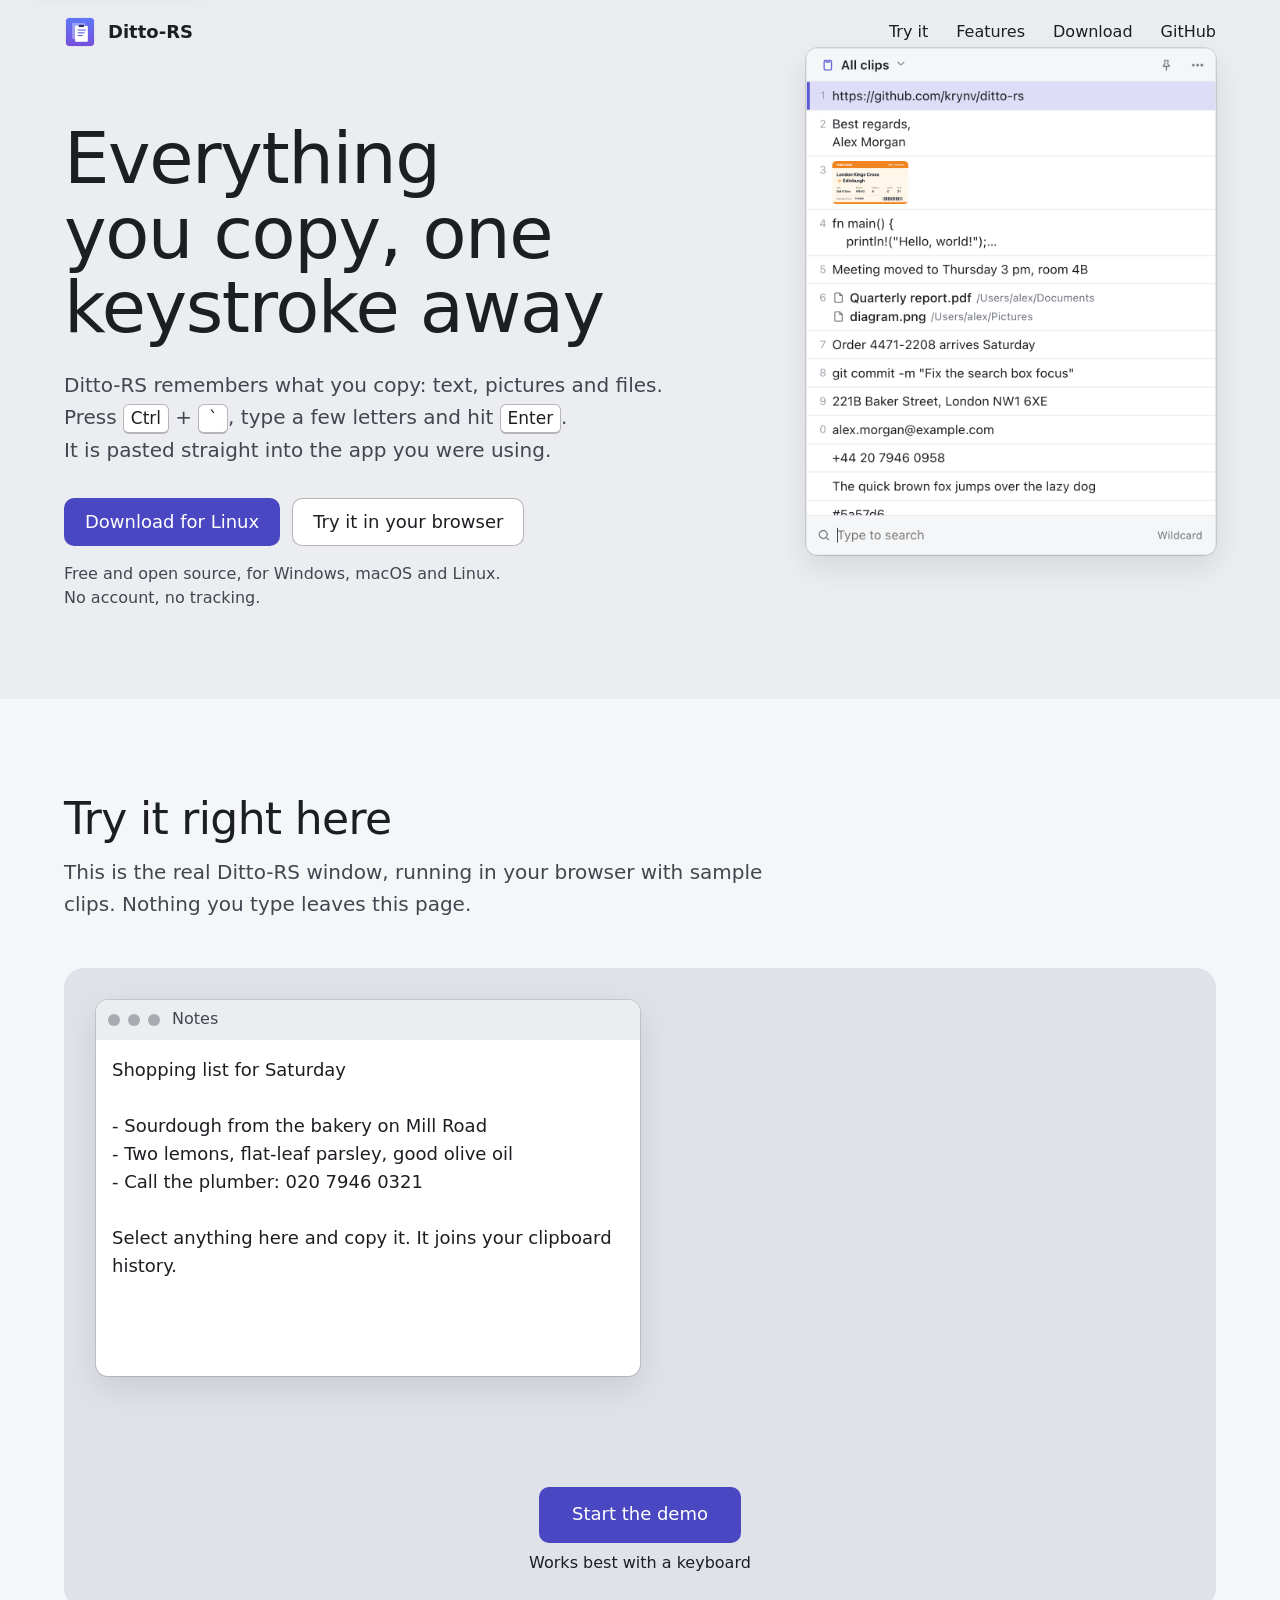
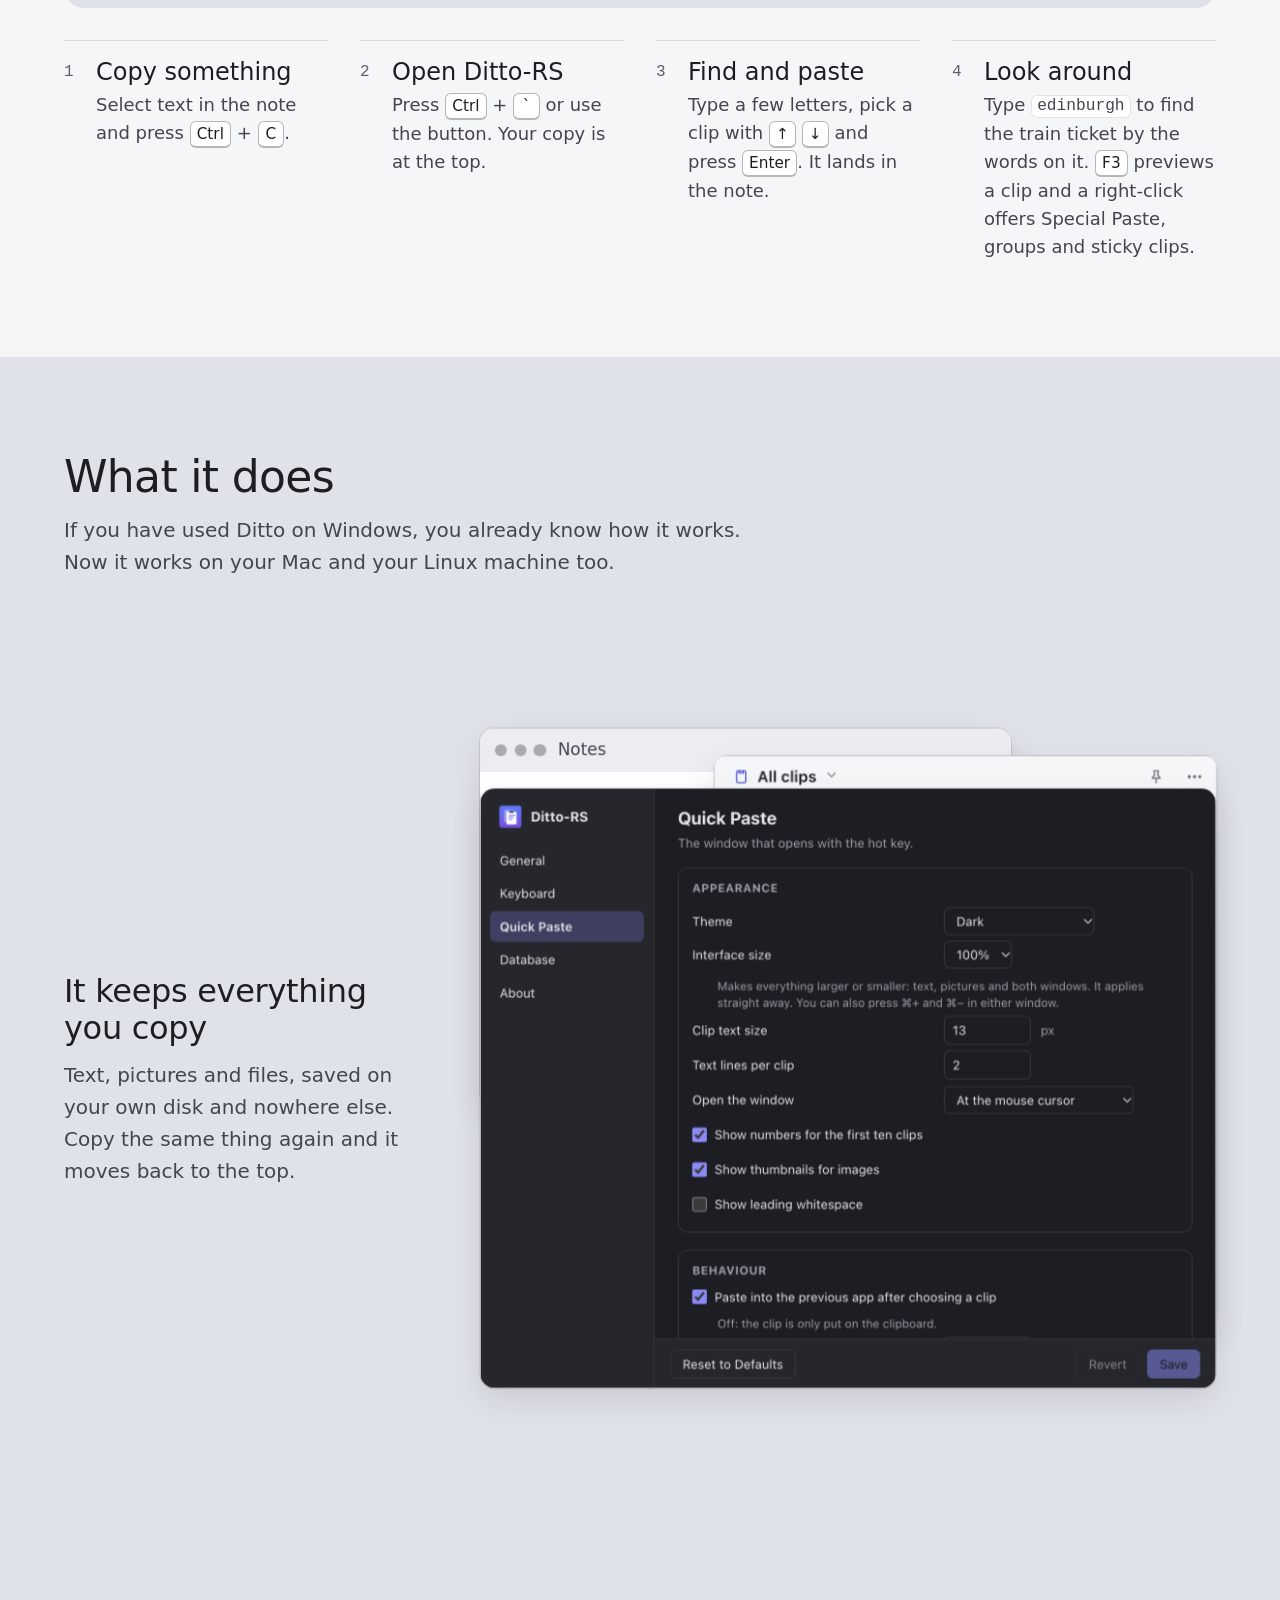
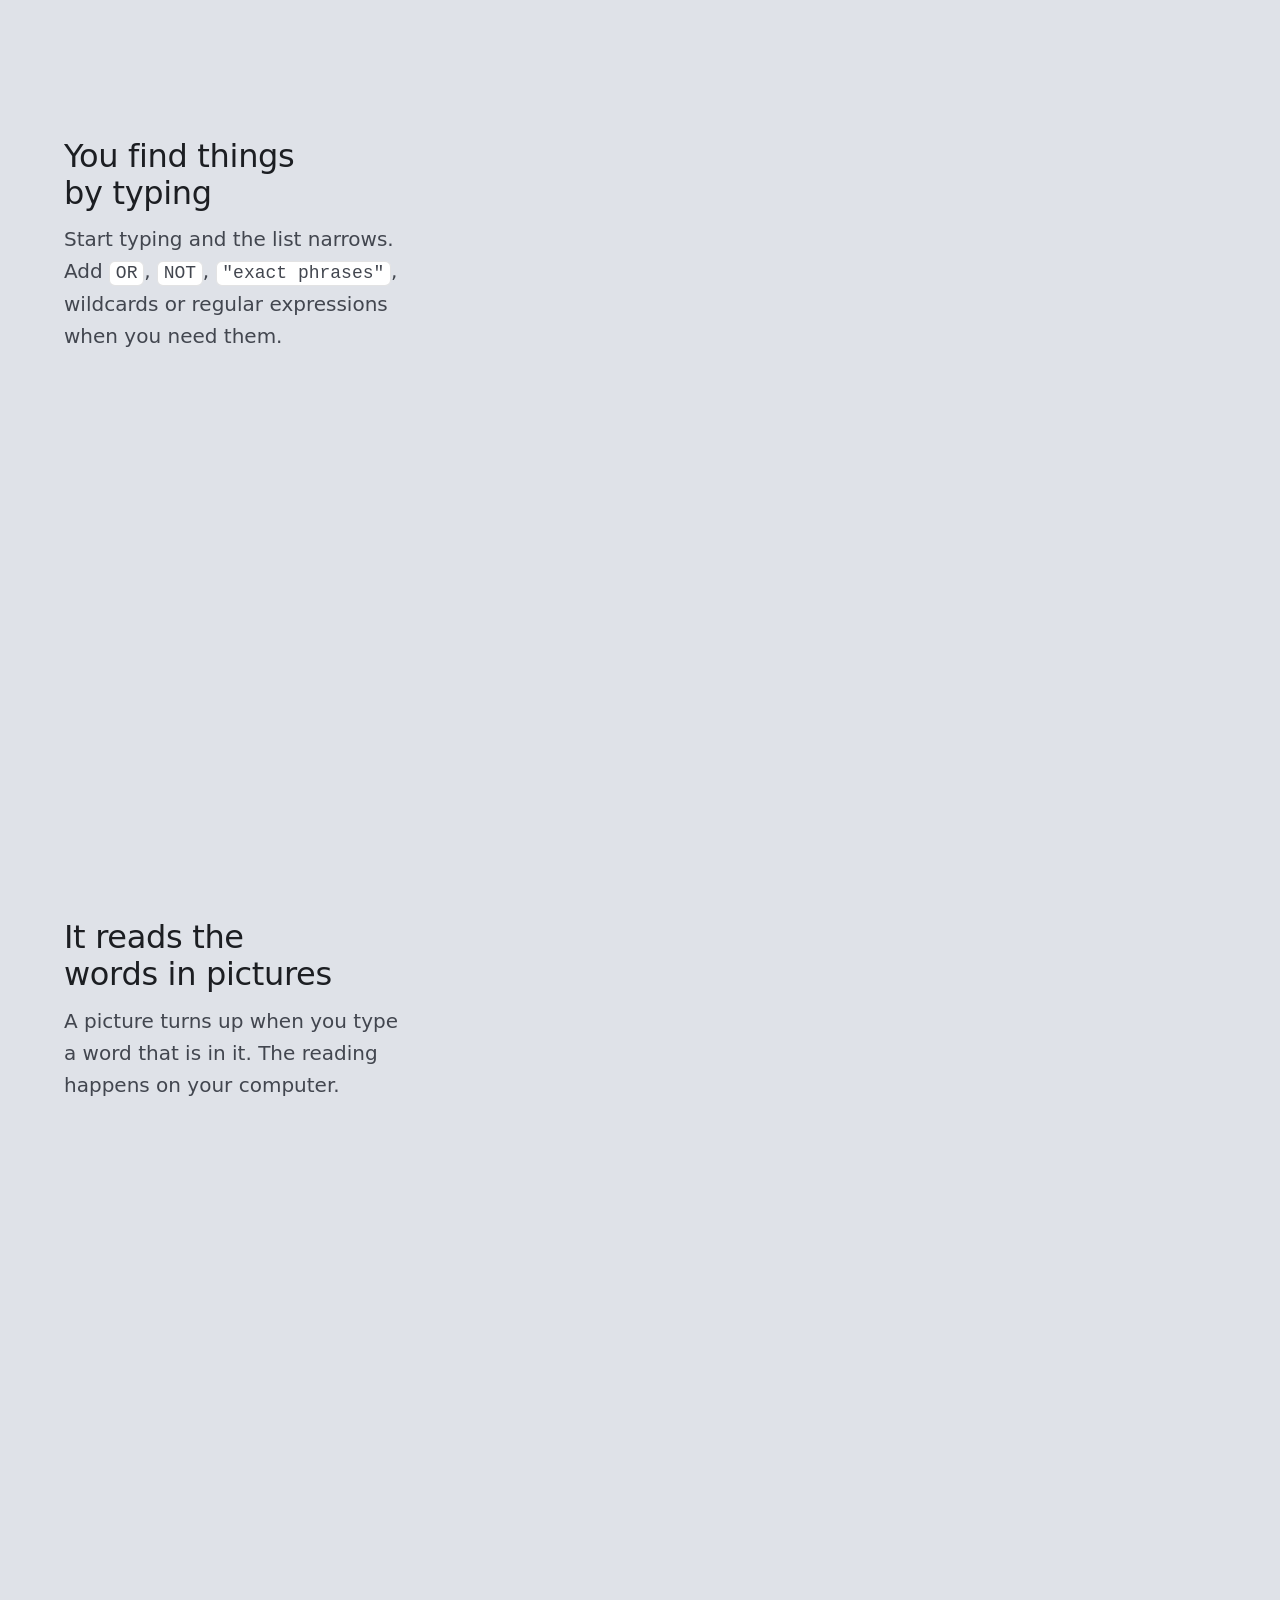
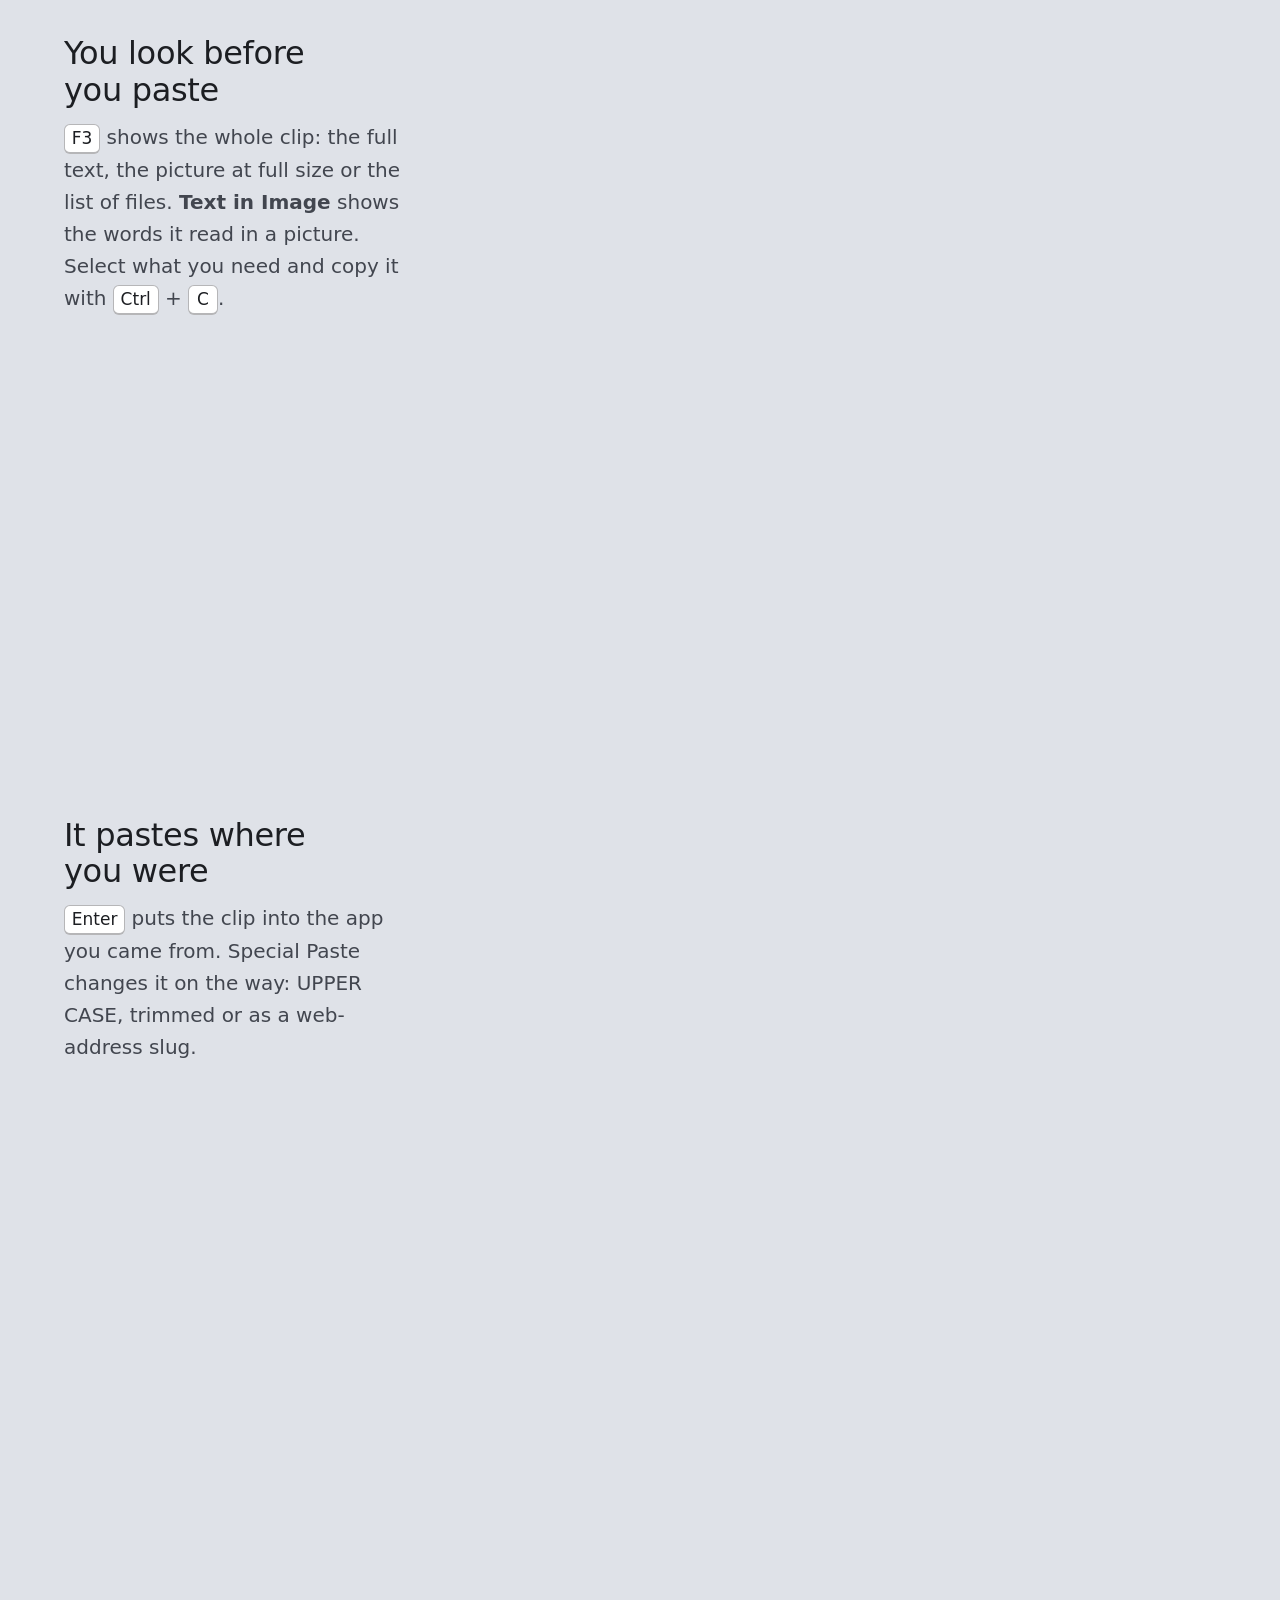
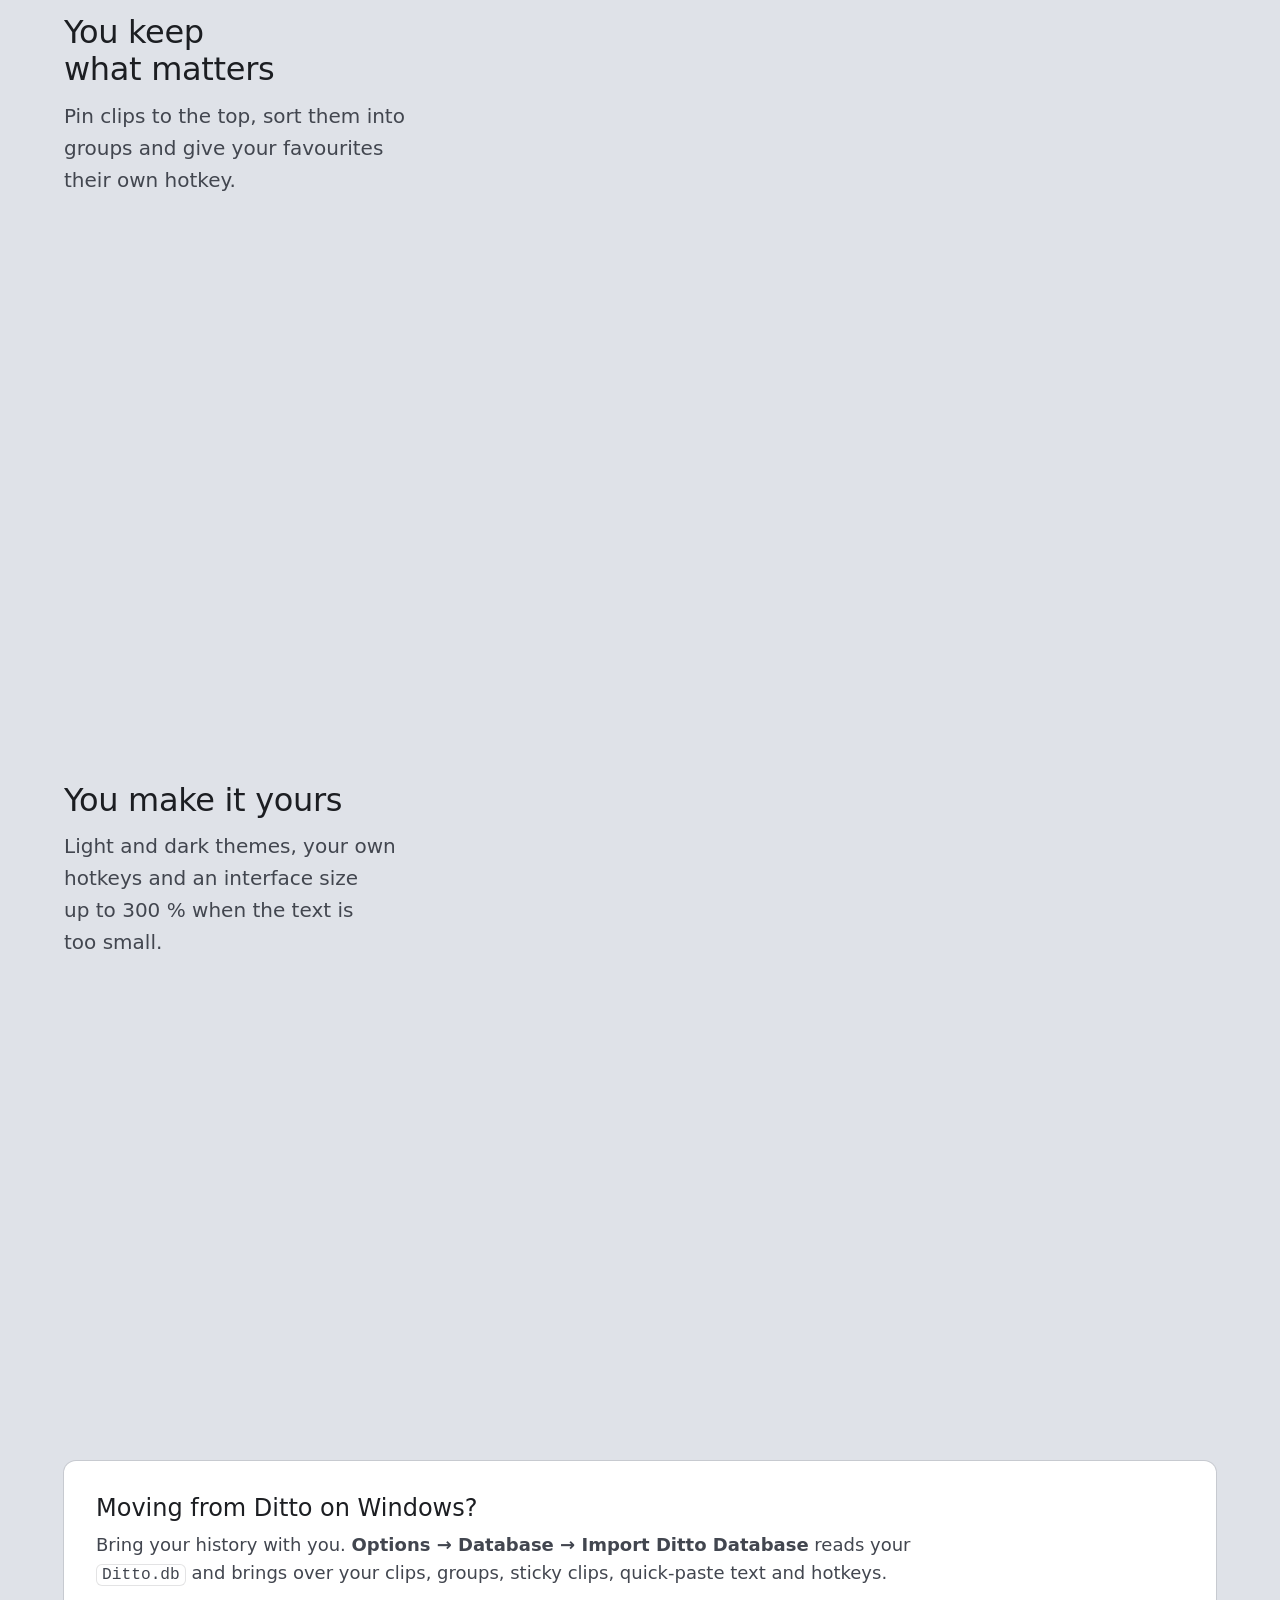
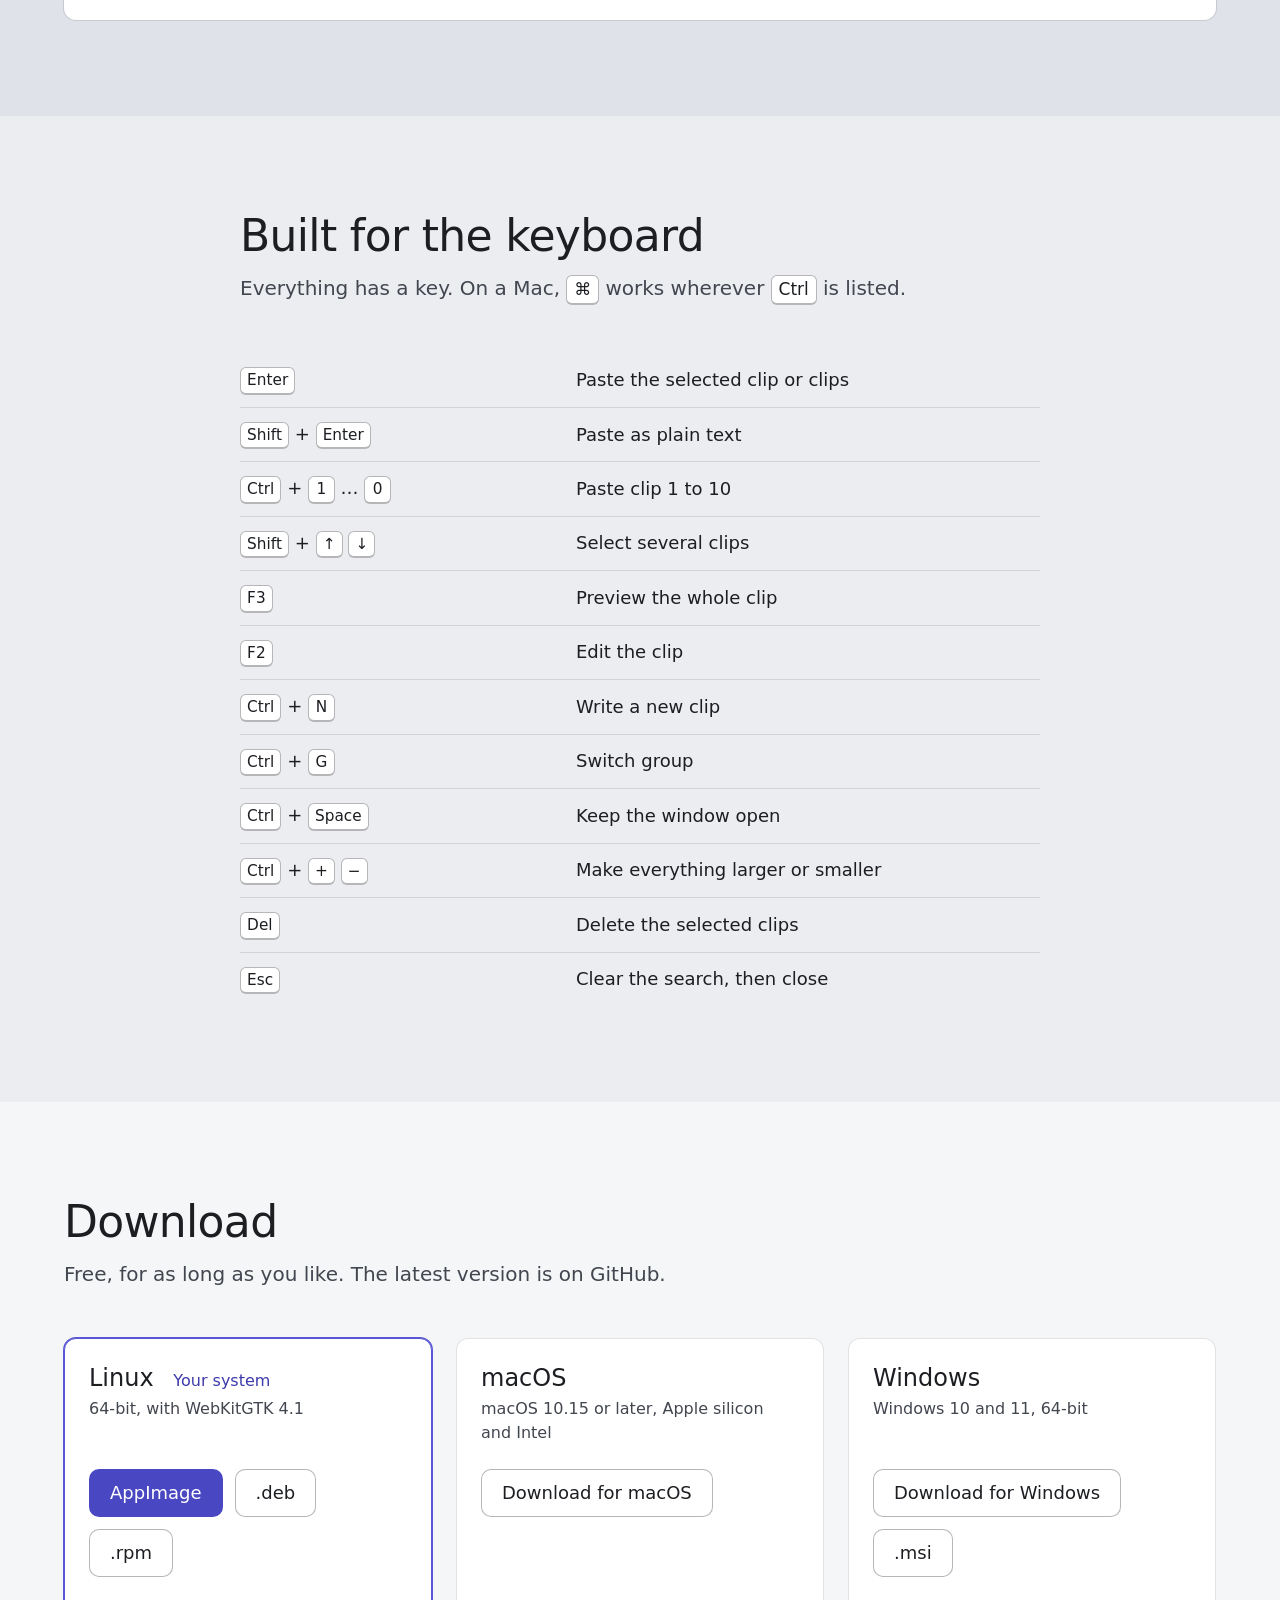
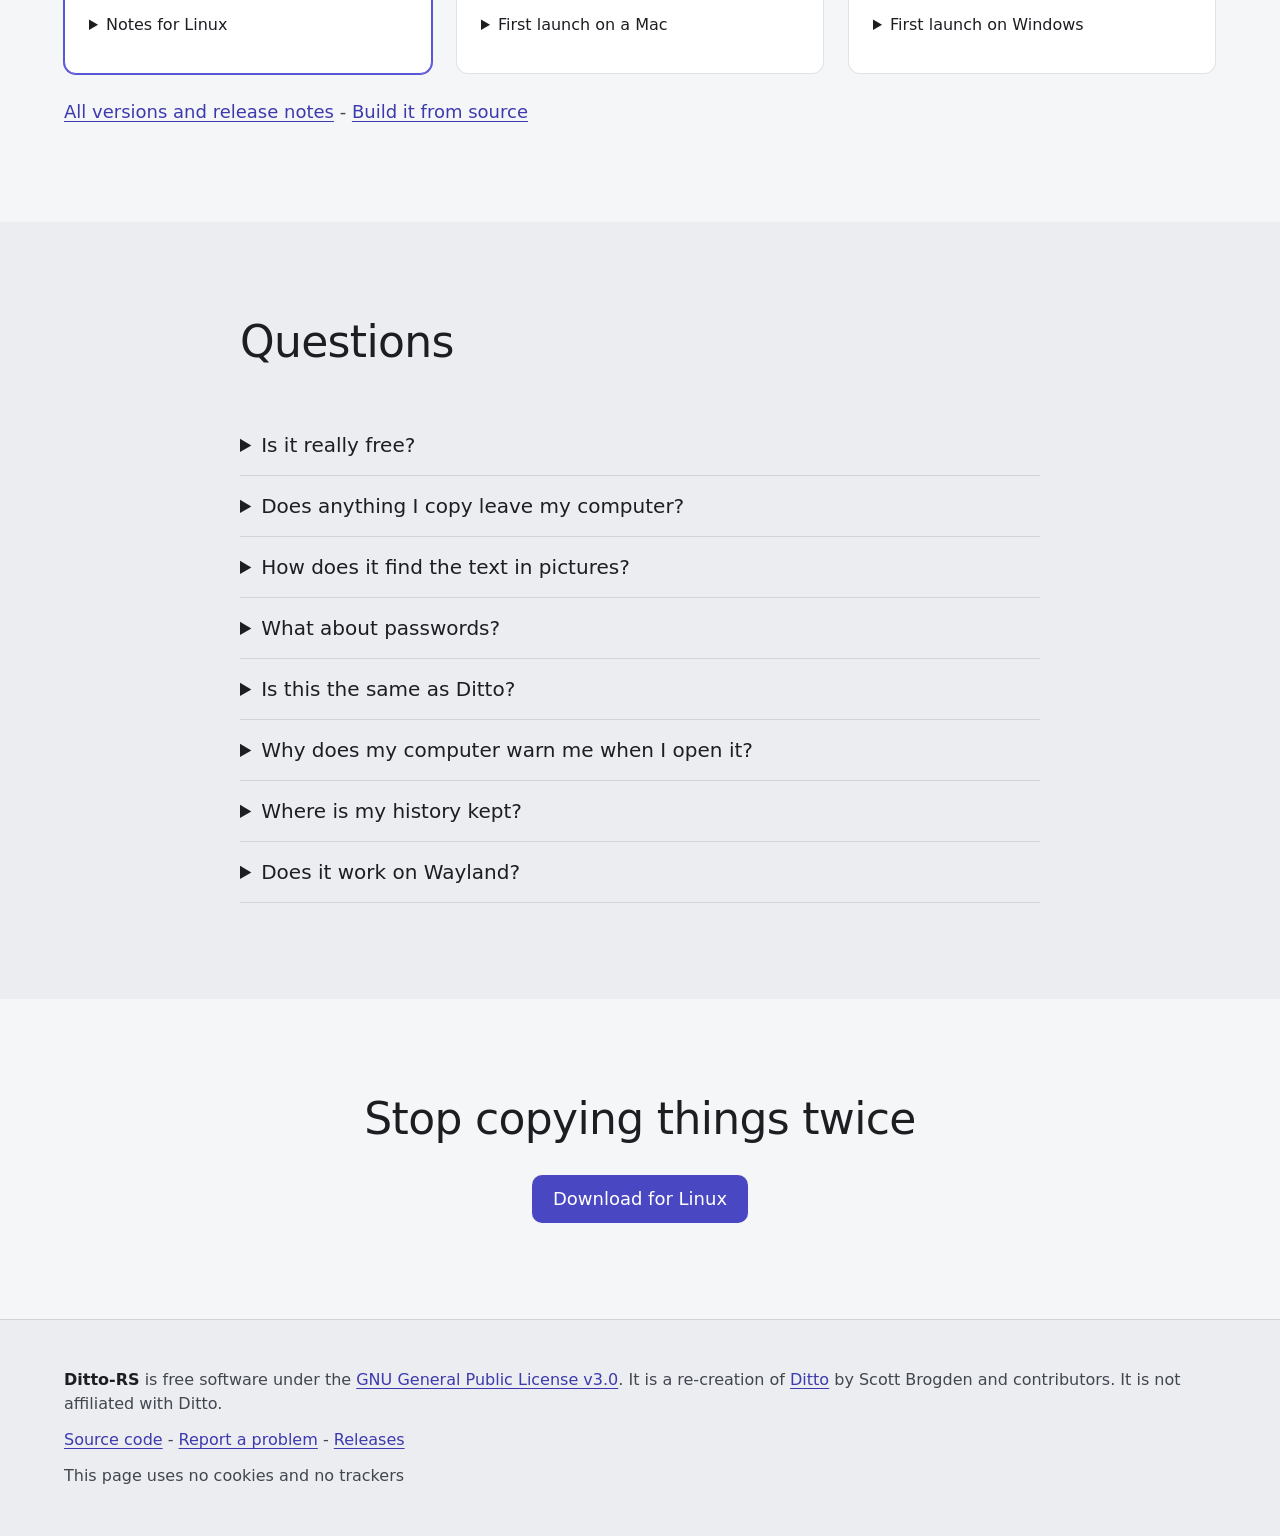
<file: site/index.html>
<!doctype html>
<html lang="en">
<head>
  <meta charset="utf-8">
  <meta name="viewport" content="width=device-width, initial-scale=1">
  <title>Ditto-RS: a clipboard manager for Windows, macOS and Linux</title>
  <meta name="description" content="Ditto-RS keeps a searchable history of everything you copy: text, pictures and files. Press a hotkey, type a few letters, press Enter. Free and open source. Nothing leaves your computer.">
  <link rel="canonical" href="https://krynv.github.io/ditto-rs/">
  <meta name="color-scheme" content="light dark">
  <meta name="theme-color" content="#ebedf1" media="(prefers-color-scheme: light)">
  <meta name="theme-color" content="#191a1e" media="(prefers-color-scheme: dark)">

  <meta property="og:type" content="website">
  <meta property="og:site_name" content="Ditto-RS">
  <meta property="og:title" content="Ditto-RS: everything you copy, one keystroke away">
  <meta property="og:description" content="A free, open-source clipboard manager for Windows, macOS and Linux. Searchable history of text, pictures and files. Nothing leaves your computer.">
  <meta property="og:url" content="https://krynv.github.io/ditto-rs/">
  <meta property="og:image" content="https://krynv.github.io/ditto-rs/og.jpg">
  <meta property="og:image:width" content="1200">
  <meta property="og:image:height" content="630">
  <meta property="og:image:alt" content="The Ditto-RS quick-paste window listing recent clips, next to the words: Everything you copy, one keystroke away.">
  <meta name="twitter:card" content="summary_large_image">

  <link rel="icon" href="favicon.png" type="image/png" sizes="64x64">
  <link rel="apple-touch-icon" href="icon.png">
  <link rel="stylesheet" href="style.css">

  <script type="application/ld+json">
  {
    "@context": "https://schema.org",
    "@type": "SoftwareApplication",
    "name": "Ditto-RS",
    "applicationCategory": "UtilitiesApplication",
    "operatingSystem": "Windows 10, Windows 11, macOS 10.15 or later, Linux",
    "description": "A clipboard manager that keeps a searchable history of everything you copy: text, pictures and files.",
    "url": "https://krynv.github.io/ditto-rs/",
    "downloadUrl": "https://github.com/krynv/ditto-rs/releases/latest",
    "license": "https://www.gnu.org/licenses/gpl-3.0.html",
    "isAccessibleForFree": true,
    "offers": { "@type": "Offer", "price": "0", "priceCurrency": "USD" }
  }
  </script>
</head>
<body>
  <a class="skip" href="#main">Skip to the content</a>

  <div class="hero">
    <header class="top wrap">
      <a class="brand" href="./" aria-label="Ditto-RS, home">
        <img src="icon.png" alt="" width="36" height="36">
        <span>Ditto-RS</span>
      </a>
      <nav aria-label="Sections">
        <a href="#try">Try it</a>
        <a href="#features">Features</a>
        <a href="#download">Download</a>
        <a href="https://github.com/krynv/ditto-rs">GitHub</a>
      </nav>
    </header>

    <div class="hero-body wrap">
      <div class="hero-text">
        <h1>Everything you copy, one keystroke away</h1>
        <p class="lead lines">
          <span>Ditto-RS remembers what you copy: text, pictures and files.</span>
          <span>Press <kbd>Ctrl</kbd>&nbsp;+&nbsp;<kbd>`</kbd>, type a few letters and hit <kbd>Enter</kbd>.</span>
          <span>It is pasted straight into the app you were using.</span>
        </p>
        <div class="cta">
          <a class="button primary" id="hero-download" href="https://github.com/krynv/ditto-rs/releases/latest">Download Ditto-RS</a>
          <a class="button" href="#try">Try it in your browser</a>
        </div>
        <p class="cta-note lines" id="hero-note">
          <span>Free and open source, for Windows, macOS and Linux.</span>
          <span>No account, no tracking.</span>
        </p>
      </div>
      <div class="hero-shot">
        <picture>
          <source media="(prefers-color-scheme: dark)" srcset="shots/popup-dark.webp">
          <img src="shots/popup-light.webp" width="1050" height="1300" fetchpriority="high"
               alt="The Ditto-RS quick-paste window: a numbered list of recent clips, including a web address, a signature, a picture of a train ticket, a code snippet and two files, above a search box.">
        </picture>
      </div>
    </div>
  </div>

  <main id="main">
    <section class="section wrap" id="try" aria-labelledby="try-title">
      <div class="section-head">
        <h2 id="try-title">Try it right here</h2>
        <p>This is the real Ditto-RS window, running in your browser with sample clips. Nothing you type leaves this page.</p>
      </div>

      <div class="demo" id="demo">
        <div class="demo-desktop">
          <div class="demo-window" id="demo-notes">
            <div class="demo-titlebar"><span class="demo-dots" aria-hidden="true"><i></i><i></i><i></i></span><span>Notes</span></div>
            <label class="visually-hidden" for="demo-note">A sample note. Copy text from it and paste clips into it.</label>
            <textarea id="demo-note" spellcheck="false" autocomplete="off">Shopping list for Saturday

- Sourdough from the bakery on Mill Road
- Two lemons, flat-leaf parsley, good olive oil
- Call the plumber: 020 7946 0321

Select anything here and copy it. It joins your clipboard history.
</textarea>
          </div>

          <div class="demo-popup" id="demo-popup" hidden></div>

          <div class="demo-start" id="demo-start-panel">
            <button class="button primary" id="demo-start" type="button">Start the demo</button>
            <p>Works best with a keyboard</p>
          </div>
          <p class="demo-toast" id="demo-toast" role="status" aria-live="polite"></p>
        </div>

        <ol class="demo-steps">
          <li>
            <h3>Copy something</h3>
            <p>Select text in the note and press <kbd class="mod-key">Ctrl</kbd>&nbsp;+&nbsp;<kbd>C</kbd>.</p>
          </li>
          <li>
            <h3>Open Ditto-RS</h3>
            <p>Press <kbd>Ctrl</kbd>&nbsp;+&nbsp;<kbd>`</kbd> or use the button. Your copy is at the top.</p>
            <button class="button small" id="demo-open" type="button" hidden>Open Ditto-RS</button>
          </li>
          <li>
            <h3>Find and paste</h3>
            <p>Type a few letters, pick a clip with <kbd>↑</kbd> <kbd>↓</kbd> and press <kbd>Enter</kbd>. It lands in the note.</p>
          </li>
          <li>
            <h3>Look around</h3>
            <p>Type <code>edinburgh</code> to find the train ticket by the words on it. <kbd>F3</kbd> previews a clip and a right-click offers Special Paste, groups and sticky clips.</p>
          </li>
        </ol>
      </div>
    </section>

    <section class="section tour" id="features" aria-labelledby="features-title">
      <div class="wrap">
        <div class="section-head">
          <h2 id="features-title">What it does</h2>
          <p class="lines">
            <span>If you have used Ditto on Windows, you already know how it works.</span>
            <span>Now it works on your Mac and your Linux machine too.</span>
          </p>
        </div>

        <!-- A tour of the app. On a wide screen the scene on the right stays in view while the
             steps scroll past it, and changes with them (site.js); otherwise each step shows
             its own picture. -->
        <div class="tour-body" id="tour">
          <ol class="tour-steps">
            <li class="tour-step">
              <div class="tour-words">
                <h3>It keeps everything you copy</h3>
                <p>Text, pictures and files, saved on your own disk and nowhere else. Copy the same thing again and it moves back to the top.</p>
              </div>
              <figure class="tour-still">
                <picture>
                  <source media="(prefers-color-scheme: dark)" srcset="shots/tour-list-dark.webp">
                  <img src="shots/tour-list-light.webp" width="1050" height="1200" loading="lazy"
                       alt="The quick-paste window: a numbered list of recent clips, with a web address, a signature, a picture of a train ticket, a code snippet and two files.">
                </picture>
              </figure>
            </li>
            <li class="tour-step">
              <div class="tour-words">
                <h3>You find things by typing</h3>
                <p>Start typing and the list narrows. Add <code>OR</code>, <code>NOT</code>, <code>"exact phrases"</code>, wildcards or regular expressions when you need them.</p>
              </div>
              <figure class="tour-still">
                <picture>
                  <source media="(prefers-color-scheme: dark)" srcset="shots/tour-find-dark.webp">
                  <img src="shots/tour-find-light.webp" width="1050" height="1200" loading="lazy"
                       alt="The list narrowed to three clips after typing alex: a signature, two files and an email address.">
                </picture>
              </figure>
            </li>
            <li class="tour-step">
              <div class="tour-words">
                <h3>It reads the words in pictures</h3>
                <p>A picture turns up when you type a word that is in it. The reading happens on your computer.</p>
              </div>
              <figure class="tour-still">
                <picture>
                  <source media="(prefers-color-scheme: dark)" srcset="shots/tour-picture-dark.webp">
                  <img src="shots/tour-picture-light.webp" width="1050" height="1200" loading="lazy"
                       alt="The list narrowed to one clip, the picture of a train ticket, after typing edinburgh.">
                </picture>
              </figure>
            </li>
            <li class="tour-step">
              <div class="tour-words">
                <h3>You look before you paste</h3>
                <p><kbd>F3</kbd> shows the whole clip: the full text, the picture at full size or the list of files. <strong>Text in Image</strong> shows the words it read in a picture. Select what you need and copy it with <kbd class="mod-key">Ctrl</kbd>&nbsp;+&nbsp;<kbd>C</kbd>.</p>
              </div>
              <figure class="tour-still">
                <picture>
                  <source media="(prefers-color-scheme: dark)" srcset="shots/tour-preview-dark.webp">
                  <img src="shots/tour-preview-light.webp" width="1050" height="1200" loading="lazy"
                       alt="The preview panel showing the train ticket at full size, with tabs for Image, Text in Image and Info.">
                </picture>
              </figure>
            </li>
            <li class="tour-step">
              <div class="tour-words">
                <h3>It pastes where you were</h3>
                <p><kbd>Enter</kbd> puts the clip into the app you came from. Special Paste changes it on the way: UPPER CASE, trimmed or as a web-address slug.</p>
              </div>
            </li>
            <li class="tour-step">
              <div class="tour-words">
                <h3>You keep what matters</h3>
                <p>Pin clips to the top, sort them into groups and give your favourites their own hotkey.</p>
              </div>
              <figure class="tour-still">
                <picture>
                  <source media="(prefers-color-scheme: dark)" srcset="shots/tour-organise-dark.webp">
                  <img src="shots/tour-organise-light.webp" width="1050" height="1200" loading="lazy"
                       alt="The list with a pinned signature at the top, two clips marked as being in a group and one with its own hotkey.">
                </picture>
              </figure>
            </li>
            <li class="tour-step">
              <div class="tour-words">
                <h3>You make it yours</h3>
                <p>Light and dark themes, your own hotkeys and an interface size up to 300&nbsp;% when the text is too small.</p>
              </div>
              <figure class="tour-still">
                <picture>
                  <source media="(prefers-color-scheme: dark)" srcset="shots/tour-options-dark.webp">
                  <img src="shots/tour-options-light.webp" width="1520" height="1240" loading="lazy"
                       alt="The Options window on its Quick Paste page, with the theme, the interface size and the clip text size.">
                </picture>
              </figure>
            </li>
          </ol>

          <div class="tour-stage" aria-hidden="true">
            <div class="tour-pin">
              <div class="tour-scene">
                <div class="tour-note">
                  <div class="tour-note-bar"><span class="demo-dots"><i></i><i></i><i></i></span><span>Notes</span></div>
                  <div class="tour-note-text">
                    <p>Shopping list for Saturday</p>
                    <p>- Sourdough from the bakery on Mill Road<br>- Two lemons, flat-leaf parsley, good olive oil<br>- Call the plumber: 020 7946 0321</p>
                    <p class="tour-pasted"><span>London Kings Cross to Edinburgh</span><span>LONDON KINGS CROSS TO EDINBURGH</span><span>london-kings-cross-to-edinburgh</span></p>
                    <p class="tour-how"><span><kbd>Enter</kbd></span><span>Special Paste: UPPER CASE</span><span>Special Paste: Slugify</span></p>
                  </div>
                </div>
                <div class="tour-app">
                  <picture style="--i: 0">
                    <source media="(prefers-color-scheme: dark)" srcset="shots/tour-list-dark.webp">
                    <img src="shots/tour-list-light.webp" width="1050" height="1200" alt="" loading="lazy" decoding="async">
                  </picture>
                  <picture style="--i: 1">
                    <source media="(prefers-color-scheme: dark)" srcset="shots/tour-list-off-dark.webp">
                    <img src="shots/tour-list-off-light.webp" width="1050" height="1200" alt="" loading="lazy" decoding="async">
                  </picture>
                  <picture style="--i: 2">
                    <source media="(prefers-color-scheme: dark)" srcset="shots/tour-find-1-dark.webp">
                    <img src="shots/tour-find-1-light.webp" width="1050" height="1200" alt="" loading="lazy" decoding="async">
                  </picture>
                  <picture style="--i: 3">
                    <source media="(prefers-color-scheme: dark)" srcset="shots/tour-find-2-dark.webp">
                    <img src="shots/tour-find-2-light.webp" width="1050" height="1200" alt="" loading="lazy" decoding="async">
                  </picture>
                  <picture style="--i: 4">
                    <source media="(prefers-color-scheme: dark)" srcset="shots/tour-find-3-dark.webp">
                    <img src="shots/tour-find-3-light.webp" width="1050" height="1200" alt="" loading="lazy" decoding="async">
                  </picture>
                  <picture style="--i: 5">
                    <source media="(prefers-color-scheme: dark)" srcset="shots/tour-find-dark.webp">
                    <img src="shots/tour-find-light.webp" width="1050" height="1200" alt="" loading="lazy" decoding="async">
                  </picture>
                  <picture style="--i: 6">
                    <source media="(prefers-color-scheme: dark)" srcset="shots/tour-find-off-dark.webp">
                    <img src="shots/tour-find-off-light.webp" width="1050" height="1200" alt="" loading="lazy" decoding="async">
                  </picture>
                  <picture style="--i: 7">
                    <source media="(prefers-color-scheme: dark)" srcset="shots/tour-list-dark.webp">
                    <img src="shots/tour-list-light.webp" width="1050" height="1200" alt="" loading="lazy" decoding="async">
                  </picture>
                  <picture style="--i: 8">
                    <source media="(prefers-color-scheme: dark)" srcset="shots/tour-pic-1-dark.webp">
                    <img src="shots/tour-pic-1-light.webp" width="1050" height="1200" alt="" loading="lazy" decoding="async">
                  </picture>
                  <picture style="--i: 9">
                    <source media="(prefers-color-scheme: dark)" srcset="shots/tour-pic-2-dark.webp">
                    <img src="shots/tour-pic-2-light.webp" width="1050" height="1200" alt="" loading="lazy" decoding="async">
                  </picture>
                  <picture style="--i: 10">
                    <source media="(prefers-color-scheme: dark)" srcset="shots/tour-pic-3-dark.webp">
                    <img src="shots/tour-pic-3-light.webp" width="1050" height="1200" alt="" loading="lazy" decoding="async">
                  </picture>
                  <picture style="--i: 11">
                    <source media="(prefers-color-scheme: dark)" srcset="shots/tour-pic-4-dark.webp">
                    <img src="shots/tour-pic-4-light.webp" width="1050" height="1200" alt="" loading="lazy" decoding="async">
                  </picture>
                  <picture style="--i: 12">
                    <source media="(prefers-color-scheme: dark)" srcset="shots/tour-pic-5-dark.webp">
                    <img src="shots/tour-pic-5-light.webp" width="1050" height="1200" alt="" loading="lazy" decoding="async">
                  </picture>
                  <picture style="--i: 13">
                    <source media="(prefers-color-scheme: dark)" srcset="shots/tour-pic-6-dark.webp">
                    <img src="shots/tour-pic-6-light.webp" width="1050" height="1200" alt="" loading="lazy" decoding="async">
                  </picture>
                  <picture style="--i: 14">
                    <source media="(prefers-color-scheme: dark)" srcset="shots/tour-pic-7-dark.webp">
                    <img src="shots/tour-pic-7-light.webp" width="1050" height="1200" alt="" loading="lazy" decoding="async">
                  </picture>
                  <picture style="--i: 15">
                    <source media="(prefers-color-scheme: dark)" srcset="shots/tour-pic-8-dark.webp">
                    <img src="shots/tour-pic-8-light.webp" width="1050" height="1200" alt="" loading="lazy" decoding="async">
                  </picture>
                  <picture style="--i: 16">
                    <source media="(prefers-color-scheme: dark)" srcset="shots/tour-picture-dark.webp">
                    <img src="shots/tour-picture-light.webp" width="1050" height="1200" alt="" loading="lazy" decoding="async">
                  </picture>
                  <picture style="--i: 17">
                    <source media="(prefers-color-scheme: dark)" srcset="shots/tour-picture-off-dark.webp">
                    <img src="shots/tour-picture-off-light.webp" width="1050" height="1200" alt="" loading="lazy" decoding="async">
                  </picture>
                  <picture style="--i: 18">
                    <source media="(prefers-color-scheme: dark)" srcset="shots/tour-preview-dark.webp">
                    <img src="shots/tour-preview-light.webp" width="1050" height="1200" alt="" loading="lazy" decoding="async">
                  </picture>
                  <picture style="--i: 19">
                    <source media="(prefers-color-scheme: dark)" srcset="shots/tour-preview-off-dark.webp">
                    <img src="shots/tour-preview-off-light.webp" width="1050" height="1200" alt="" loading="lazy" decoding="async">
                  </picture>
                  <picture style="--i: 20">
                    <source media="(prefers-color-scheme: dark)" srcset="shots/tour-preview-text-dark.webp">
                    <img src="shots/tour-preview-text-light.webp" width="1050" height="1200" alt="" loading="lazy" decoding="async">
                  </picture>
                  <picture style="--i: 21">
                    <source media="(prefers-color-scheme: dark)" srcset="shots/tour-preview-text-off-dark.webp">
                    <img src="shots/tour-preview-text-off-light.webp" width="1050" height="1200" alt="" loading="lazy" decoding="async">
                  </picture>
                  <picture style="--i: 22">
                    <source media="(prefers-color-scheme: dark)" srcset="shots/tour-preview-select-dark.webp">
                    <img src="shots/tour-preview-select-light.webp" width="1050" height="1200" alt="" loading="lazy" decoding="async">
                  </picture>
                  <picture style="--i: 23">
                    <source media="(prefers-color-scheme: dark)" srcset="shots/tour-copied-dark.webp">
                    <img src="shots/tour-copied-light.webp" width="1050" height="1200" alt="" loading="lazy" decoding="async">
                  </picture>
                  <picture style="--i: 24">
                    <source media="(prefers-color-scheme: dark)" srcset="shots/tour-copied-off-dark.webp">
                    <img src="shots/tour-copied-off-light.webp" width="1050" height="1200" alt="" loading="lazy" decoding="async">
                  </picture>
                  <picture style="--i: 25">
                    <source media="(prefers-color-scheme: dark)" srcset="shots/tour-organise-dark.webp">
                    <img src="shots/tour-organise-light.webp" width="1050" height="1200" alt="" loading="lazy" decoding="async">
                  </picture>
                  <picture style="--i: 26">
                    <source media="(prefers-color-scheme: dark)" srcset="shots/tour-organise-off-dark.webp">
                    <img src="shots/tour-organise-off-light.webp" width="1050" height="1200" alt="" loading="lazy" decoding="async">
                  </picture>
                </div>
                <span class="tour-key" data-key="f3"><kbd>F3</kbd></span>
                <span class="tour-key" data-key="copy"><kbd class="mod-key">Ctrl</kbd><kbd>C</kbd></span>
                <span class="tour-key" data-key="enter"><kbd>Enter</kbd></span>
                <div class="tour-options">
                  <picture>
                    <source media="(prefers-color-scheme: dark)" srcset="shots/tour-options-dark.webp">
                    <img src="shots/tour-options-light.webp" width="1520" height="1240" alt="" loading="lazy" decoding="async">
                  </picture>
                  <picture class="tour-other">
                    <source media="(prefers-color-scheme: dark)" srcset="shots/tour-options-light.webp">
                    <img src="shots/tour-options-dark.webp" width="1520" height="1240" alt="" loading="lazy" decoding="async">
                  </picture>
                </div>
              </div>
            </div>
          </div>
        </div>

        <aside class="callout" aria-labelledby="ditto-title">
          <h3 id="ditto-title">Moving from Ditto on Windows?</h3>
          <p>Bring your history with you. <strong>Options → Database → Import Ditto Database</strong> reads your <code>Ditto.db</code> and brings over your clips, groups, sticky clips, quick-paste text and hotkeys.</p>
        </aside>
      </div>
    </section>

    <section class="section tinted" aria-labelledby="keys-title">
      <div class="wrap narrow">
        <div class="section-head">
          <h2 id="keys-title">Built for the keyboard</h2>
          <p>Everything has a key. On a Mac, <kbd>⌘</kbd> works wherever <kbd>Ctrl</kbd> is listed.</p>
        </div>
        <table class="keys">
          <caption class="visually-hidden">Keys in the quick-paste window</caption>
          <thead class="visually-hidden"><tr><th scope="col">Keys</th><th scope="col">What they do</th></tr></thead>
          <tbody>
            <tr><th scope="row"><kbd>Enter</kbd></th><td>Paste the selected clip or clips</td></tr>
            <tr><th scope="row"><kbd>Shift</kbd> + <kbd>Enter</kbd></th><td>Paste as plain text</td></tr>
            <tr><th scope="row"><kbd>Ctrl</kbd> + <kbd>1</kbd> … <kbd>0</kbd></th><td>Paste clip 1 to 10</td></tr>
            <tr><th scope="row"><kbd>Shift</kbd> + <kbd>↑</kbd> <kbd>↓</kbd></th><td>Select several clips</td></tr>
            <tr><th scope="row"><kbd>F3</kbd></th><td>Preview the whole clip</td></tr>
            <tr><th scope="row"><kbd>F2</kbd></th><td>Edit the clip</td></tr>
            <tr><th scope="row"><kbd>Ctrl</kbd> + <kbd>N</kbd></th><td>Write a new clip</td></tr>
            <tr><th scope="row"><kbd>Ctrl</kbd> + <kbd>G</kbd></th><td>Switch group</td></tr>
            <tr><th scope="row"><kbd>Ctrl</kbd> + <kbd>Space</kbd></th><td>Keep the window open</td></tr>
            <tr><th scope="row"><kbd>Ctrl</kbd> + <kbd>+</kbd> <kbd>−</kbd></th><td>Make everything larger or smaller</td></tr>
            <tr><th scope="row"><kbd>Del</kbd></th><td>Delete the selected clips</td></tr>
            <tr><th scope="row"><kbd>Esc</kbd></th><td>Clear the search, then close</td></tr>
          </tbody>
        </table>
      </div>
    </section>

    <section class="section wrap" id="download" aria-labelledby="download-title">
      <div class="section-head">
        <h2 id="download-title">Download</h2>
        <p id="download-version">Free, for as long as you like. The latest version is on GitHub.</p>
      </div>

      <div class="downloads">
        <article class="os" data-os="macos">
          <h3>macOS</h3>
          <p class="req">macOS 10.15 or later, Apple silicon and Intel</p>
          <p class="os-buttons"><a class="button" data-main data-asset="dmg" href="https://github.com/krynv/ditto-rs/releases/latest">Download for macOS</a></p>
          <details>
            <summary>First launch on a Mac</summary>
            <p>The app is not notarised by Apple yet, so macOS will say it cannot check it. Try to open it once, then go to <strong>System Settings → Privacy &amp; Security</strong> and choose <strong>Open Anyway</strong>. When asked, allow <strong>Accessibility</strong> access so Ditto-RS can paste for you.</p>
          </details>
        </article>

        <article class="os" data-os="windows">
          <h3>Windows</h3>
          <p class="req">Windows 10 and 11, 64-bit</p>
          <p class="os-buttons">
            <a class="button" data-main data-asset="exe" href="https://github.com/krynv/ditto-rs/releases/latest">Download for Windows</a>
            <a class="button" data-asset="msi" href="https://github.com/krynv/ditto-rs/releases/latest">.msi</a>
          </p>
          <details>
            <summary>First launch on Windows</summary>
            <p>The installer is not signed with a publisher certificate yet, so SmartScreen may warn about an unknown publisher. Choose <strong>More info → Run anyway</strong>.</p>
          </details>
        </article>

        <article class="os" data-os="linux">
          <h3>Linux</h3>
          <p class="req">64-bit, with WebKitGTK 4.1</p>
          <p class="os-buttons">
            <a class="button" data-main data-asset="appimage" href="https://github.com/krynv/ditto-rs/releases/latest">AppImage</a>
            <a class="button" data-asset="deb" href="https://github.com/krynv/ditto-rs/releases/latest">.deb</a>
            <a class="button" data-asset="rpm" href="https://github.com/krynv/ditto-rs/releases/latest">.rpm</a>
          </p>
          <details>
            <summary>Notes for Linux</summary>
            <p>On X11 everything works. Wayland does not let apps register global hotkeys, so bind <code>ditto-rs --show</code> to a shortcut in your desktop's keyboard settings. To search the text in pictures, install Tesseract, for example with <code>sudo apt install tesseract-ocr</code>.</p>
          </details>
        </article>
      </div>
      <p class="all-downloads"><a href="https://github.com/krynv/ditto-rs/releases">All versions and release notes</a> - <a href="https://github.com/krynv/ditto-rs#build-from-source">Build it from source</a></p>
    </section>

    <section class="section tinted" aria-labelledby="faq-title">
      <div class="wrap narrow">
        <div class="section-head">
          <h2 id="faq-title">Questions</h2>
        </div>
        <div class="faq">
          <details>
            <summary>Is it really free?</summary>
            <p>Yes. Ditto-RS is free and open source under the GPL-3.0 licence. There is no account, no subscription and no paid version.</p>
          </details>
          <details>
            <summary>Does anything I copy leave my computer?</summary>
            <p>No. Your history is a file on your own disk and Ditto-RS has no account, no sync and no telemetry. The source code is public, so you do not have to take that on trust.</p>
          </details>
          <details>
            <summary>How does it find the text in pictures?</summary>
            <p>Ditto-RS reads the pictures you copy with the text recognition built into your system: Apple Vision on macOS and Windows' own on Windows. On Linux it uses Tesseract, if you have installed it. The pictures never leave your computer and you can switch this off in Options.</p>
          </details>
          <details>
            <summary>What about passwords?</summary>
            <p>Copies that password managers mark as secret are skipped. You can also list apps whose copies should never be saved and switch saving off for a while from the menu.</p>
          </details>
          <details>
            <summary>Is this the same as Ditto?</summary>
            <p>Kinda. <a href="https://github.com/sabrogden/Ditto">Ditto</a> is a much-loved clipboard manager for Windows by Scott Brogden. Ditto-RS re-creates it in Rust, working from Ditto's source code and feature list, so that it is fast, lightweight and runs on Windows, macOS and Linux. It works the same way and can import a Ditto database. It is a separate project and is not affiliated with Ditto.</p>
          </details>
          <details>
            <summary>Why does my computer warn me when I open it?</summary>
            <p>The installers are not signed with a paid Apple or Microsoft certificate yet, so macOS and Windows cannot verify who made them. The app is built in the open from public source code. The steps for the first launch are next to each download.</p>
          </details>
          <details>
            <summary>Where is my history kept?</summary>
            <p>In <code>%APPDATA%\Ditto-RS</code> on Windows, <code>~/Library/Application Support/Ditto-RS</code> on macOS and <code>~/.local/share/Ditto-RS</code> on Linux. Put an empty file named <code>portable</code> next to the program to keep everything beside it instead, for example on a USB stick.</p>
          </details>
          <details>
            <summary>Does it work on Wayland?</summary>
            <p>Mostly. Clipboard history works where the desktop supports the data-control protocol. Wayland does not let apps register global hotkeys or move focus, so you bind <code>ditto-rs --show</code> to a shortcut yourself. On X11 everything works.</p>
          </details>
        </div>
      </div>
    </section>

    <section class="section wrap final" aria-labelledby="final-title">
      <h2 id="final-title">Stop copying things twice</h2>
      <p><a class="button primary" id="final-download" href="https://github.com/krynv/ditto-rs/releases/latest">Download Ditto-RS</a></p>
    </section>
  </main>

  <footer class="footer">
    <div class="wrap">
      <p><strong>Ditto-RS</strong> is free software under the <a href="https://github.com/krynv/ditto-rs/blob/main/LICENSE">GNU General Public License v3.0</a>. It is a re-creation of <a href="https://github.com/sabrogden/Ditto">Ditto</a> by Scott Brogden and contributors. It is not affiliated with Ditto.</p>
      <p><a href="https://github.com/krynv/ditto-rs">Source code</a> - <a href="https://github.com/krynv/ditto-rs/issues">Report a problem</a> - <a href="https://github.com/krynv/ditto-rs/releases">Releases</a></p>
      <p>This page uses no cookies and no trackers</p>
    </div>
  </footer>

  <script src="site.js" defer></script>
</body>
</html>
</file>
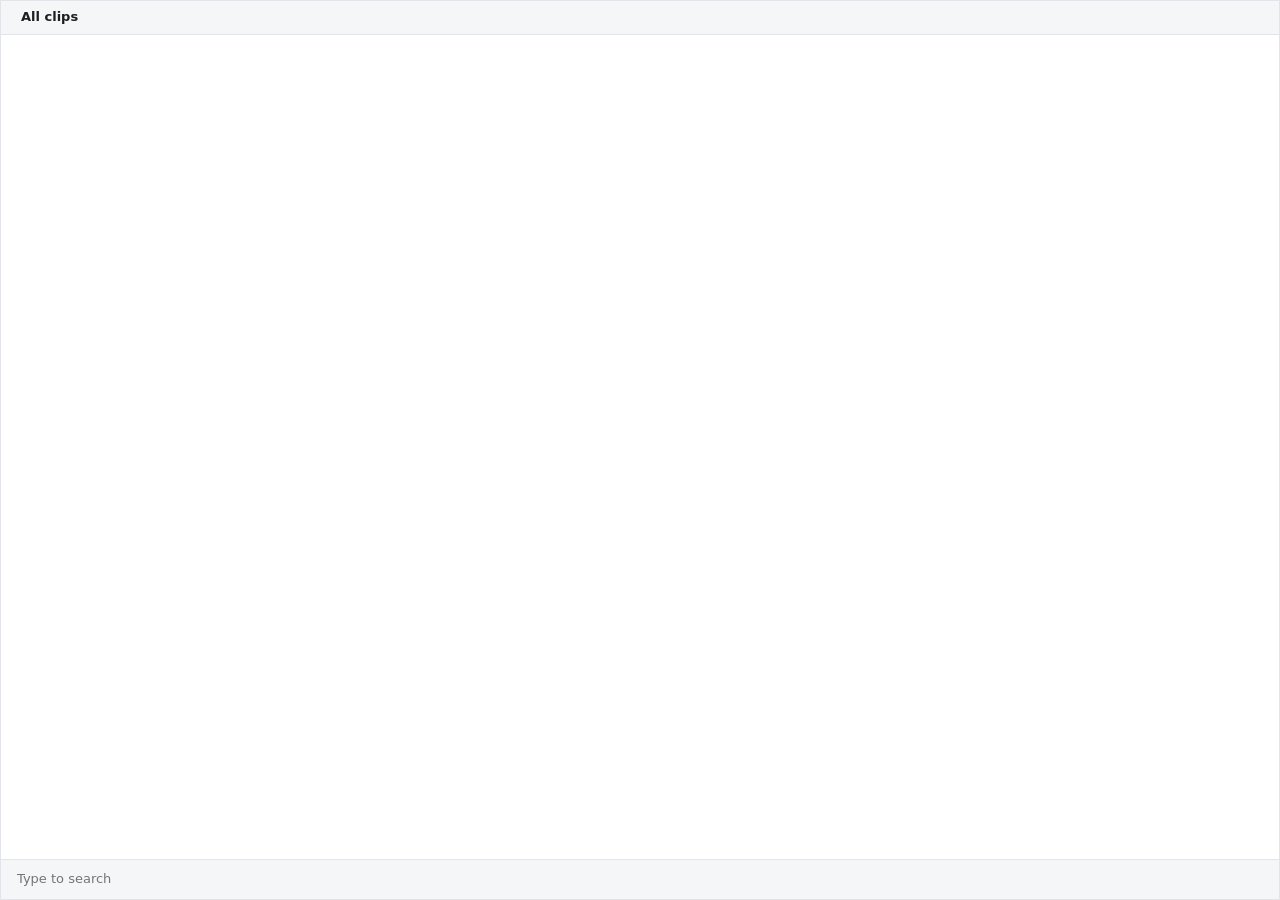
<file: ui/index.html>
<!doctype html>
<html lang="en" data-theme="system">
<head>
  <meta charset="utf-8">
  <meta name="viewport" content="width=device-width, initial-scale=1">
  <title>Ditto-RS</title>
  <link rel="stylesheet" href="common.css">
  <link rel="stylesheet" href="popup.css">
</head>
<body>
  <div id="app" class="popup">
    <header class="titlebar" data-tauri-drag-region>
      <button id="group-button" class="group-button" title="Groups (Ctrl+G)">
        <span id="group-icon" class="group-icon" aria-hidden="true"></span>
        <span id="group-name">All clips</span>
        <span class="chevron" aria-hidden="true"></span>
      </button>
      <span class="spacer" data-tauri-drag-region></span>
      <span id="status" class="status" data-tauri-drag-region></span>
      <button id="pin-button" class="icon-button" title="Keep this window open (Ctrl+Space)" aria-pressed="false"></button>
      <button id="menu-button" class="icon-button" title="Menu" aria-haspopup="menu"></button>
    </header>
    <div id="banner" class="banner" hidden></div>
    <main id="list" class="list" role="listbox" aria-label="Clips" aria-multiselectable="true"></main>
    <div id="empty" class="empty" hidden></div>
    <footer class="searchbar">
      <span class="search-icon" aria-hidden="true"></span>
      <input id="search" type="text" placeholder="Type to search" spellcheck="false" autocomplete="off" aria-label="Search clips">
      <button id="mode-button" class="mode-button" title="Search mode (click to change)"></button>
    </footer>
    <section id="preview" class="preview" hidden aria-label="Clip preview">
      <div class="preview-head">
        <div id="preview-tabs" class="tabs" role="tablist"></div>
        <span class="spacer"></span>
        <span id="preview-meta" class="muted preview-meta"></span>
        <button id="preview-close" class="icon-button" title="Close (F3 or Esc)"></button>
      </div>
      <div id="preview-body" class="preview-body"></div>
    </section>
    <div id="dialog-layer" class="dialog-layer" hidden></div>
  </div>
  <script src="common.js"></script>
  <script src="popup.js"></script>
</body>
</html>
</file>
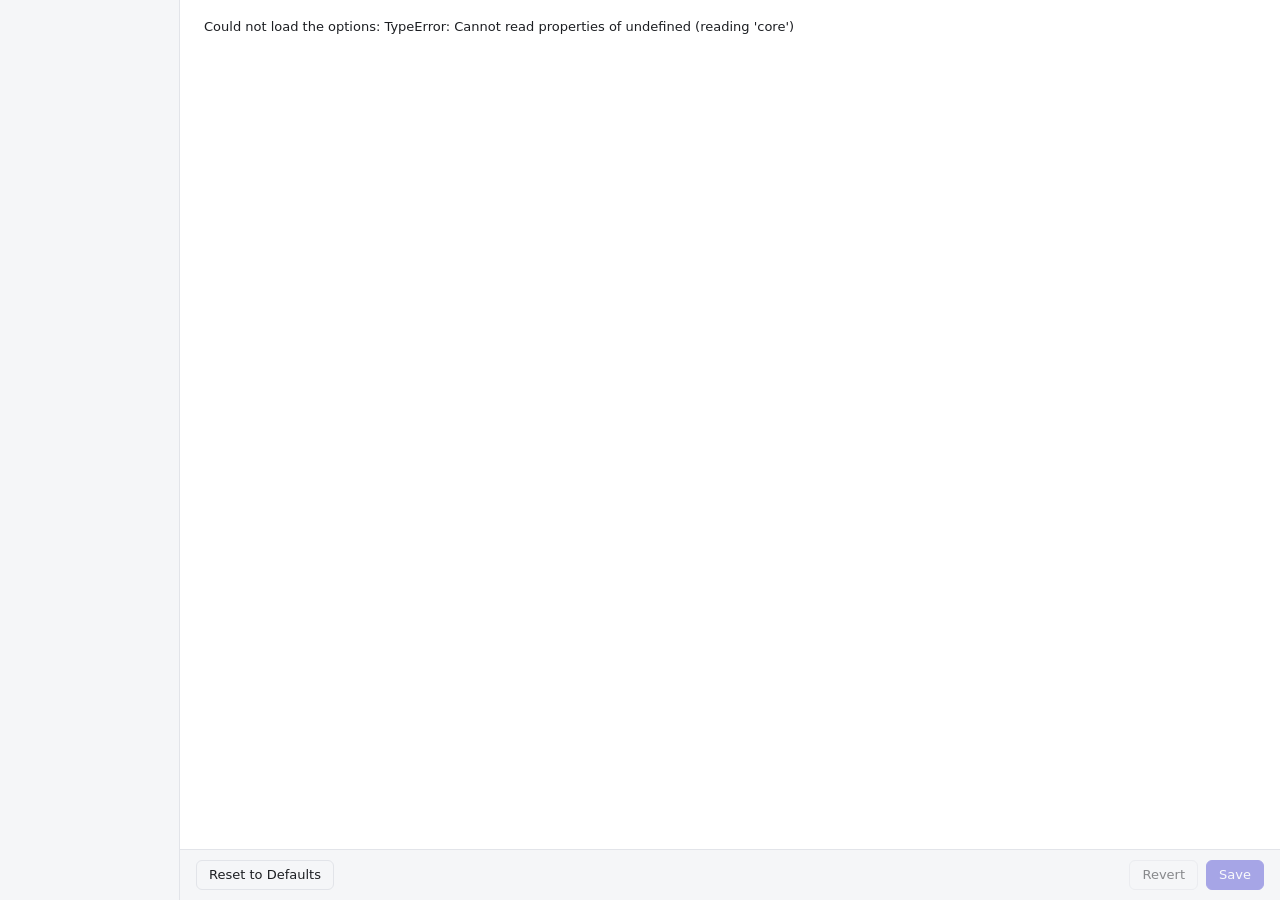
<file: ui/settings.html>
<!doctype html>
<html lang="en" data-theme="system">
<head>
  <meta charset="utf-8">
  <meta name="viewport" content="width=device-width, initial-scale=1">
  <title>Ditto-RS Options</title>
  <link rel="stylesheet" href="common.css">
  <link rel="stylesheet" href="settings.css">
</head>
<body>
  <div class="layout">
    <nav id="nav" class="nav" aria-label="Option pages"></nav>
    <main class="page-wrap">
      <div id="page" class="page"></div>
      <footer class="savebar">
        <button id="defaults" class="btn">Reset to Defaults</button>
        <span id="save-status" class="save-status" role="status"></span>
        <button id="revert" class="btn" disabled>Revert</button>
        <button id="save" class="btn primary" disabled>Save</button>
      </footer>
    </main>
  </div>
  <script src="common.js"></script>
  <script src="settings.js"></script>
</body>
</html>
</file>
<file: site/style.css>
/* Ditto-RS website. No frameworks, no web fonts, no trackers.
   Sizes are in rem so the page follows the reader's own text size and zoom. Spacing moves in
   steps of 0.25rem, which is 4px at the usual text size. */

:root {
  /* One neutral ramp, taken from the app's own greys, so the page and the product sit on the
     same surfaces. The accent is the app's selection colour, kept for the main action. */
  --page: #f5f6f8;
  --band: #ebedf1;
  --card: #ffffff;
  --hover: #e4e7ec;
  --desk: #dfe2e8;
  --text: #1c1e22;
  --text-2: #42464f;
  --text-3: #5b606a;
  --line: rgba(28, 30, 34, 0.12);
  --edge: rgba(28, 30, 34, 0.32);
  --accent: #5a57d6;
  --accent-ink: #3d3aad;
  --on-accent: #ffffff;
  --action: #4a47c2;
  --action-hover: #3d3aad;
  --on-action: #ffffff;
  --focus: #3d3aad;
  --lift: 0 0 0 1px var(--line), 0 1px 2px rgba(0, 0, 0, 0.05), 0 12px 32px rgba(0, 0, 0, 0.1);

  --font: -apple-system, BlinkMacSystemFont, "Segoe UI Variable Text", "Segoe UI", system-ui, Roboto, "Noto Sans", Ubuntu, Cantarell, sans-serif;
  --display: -apple-system, BlinkMacSystemFont, "Segoe UI Variable Display", "Segoe UI", system-ui, Roboto, "Noto Sans", Ubuntu, Cantarell, sans-serif;
  --mono: ui-monospace, "SF Mono", "Cascadia Code", Consolas, "Liberation Mono", Menlo, monospace;

  /* Corners: keys, controls, cards and windows, panels. */
  --r-key: 6px;
  --r-control: 10px;
  --r-card: 12px;
  --r-panel: 20px;

  --quick: 150ms cubic-bezier(0.22, 1, 0.36, 1);
  /* How far a window drifts against the page as it scrolls past: see "depth" below. */
  --drift: 1rem;
  color-scheme: light dark;
}

@media (prefers-color-scheme: dark) {
  :root {
    --page: #131417;
    --band: #191a1e;
    --card: #1d1e23;
    --hover: #282a31;
    --desk: #0b0c0e;
    --text: #e7e8ec;
    --text-2: #bcbfc7;
    --text-3: #9da2ac;
    --line: rgba(231, 232, 236, 0.12);
    --edge: rgba(231, 232, 236, 0.34);
    --accent: #8c8af7;
    --accent-ink: #aaa8ff;
    --on-accent: #131417;
    /* On dark surfaces the main action is off-white; the accent stays for links and selection. */
    --action: #e7e8ec;
    --action-hover: #ffffff;
    --on-action: #131417;
    --focus: #aaa8ff;
    --lift: 0 0 0 1px var(--line), 0 16px 40px rgba(0, 0, 0, 0.45);
  }
}

*, *::before, *::after { box-sizing: border-box; }

/* `hidden` must win over the display rules below. */
[hidden] { display: none !important; }

html { -webkit-text-size-adjust: 100%; text-size-adjust: 100%; scroll-behavior: smooth; }

body {
  margin: 0;
  background: var(--page);
  color: var(--text);
  font: 400 1.125rem/1.5556 var(--font);
  -webkit-font-smoothing: antialiased;
}

img { max-width: 100%; height: auto; display: block; }

a { color: var(--accent-ink); text-underline-offset: 0.18em; text-decoration-thickness: 0.08em; }
a:hover { color: var(--text); }

/* One visible focus style everywhere. */
:focus-visible { outline: 3px solid var(--focus); outline-offset: 2px; border-radius: var(--r-key); }

/* Type: three weights. Size and colour carry the hierarchy. */
h1, h2, h3 { margin: 0; font-family: var(--display); font-weight: 500; text-wrap: balance; }
h1 { font-size: 2.75rem; line-height: 1.08; letter-spacing: -0.015em; }
h2 { font-size: 2rem; line-height: 1.15; letter-spacing: -0.01em; }
h3 { font-size: 1.5rem; line-height: 1.25; }
p { margin: 0; text-wrap: pretty; }
strong { font-weight: 600; }
/* A paragraph set one sentence per line. Its lines are short, so it is not held to a
   measure: with a minimum font size or text-only zoom a sentence would otherwise wrap while
   there is room. Where a sentence cannot fit, it wraps on its own, into even lines. */
p.lines { max-width: none; }
.lines > span { display: block; text-wrap: balance; }

code { font-family: var(--mono); font-size: max(0.9em, 0.9375rem); padding: 0.125em 0.375em; border-radius: var(--r-key); background: var(--card); box-shadow: inset 0 0 0 1px var(--line); overflow-wrap: anywhere; }

/* The key cap: wherever the page names a key, and nowhere else. */
kbd {
  display: inline-block;
  min-width: 1.75em;
  padding: 0 0.4em;
  font: 500 0.85em/1.6 var(--font);
  font-size: max(0.85em, 0.9375rem);
  text-align: center;
  white-space: nowrap;
  color: var(--text);
  background: var(--card);
  border: 1px solid var(--edge);
  border-bottom-width: 2px;
  border-radius: var(--r-key);
}

.wrap { width: min(100% - 2.5rem, 72rem); margin-inline: auto; }
.wrap.narrow { width: min(100% - 2.5rem, 50rem); }

.visually-hidden { position: absolute; width: 1px; height: 1px; margin: -1px; padding: 0; overflow: hidden; clip-path: inset(50%); white-space: nowrap; border: 0; }

.skip { position: absolute; left: 1rem; top: -5rem; z-index: 100; padding: 0.75rem 1rem; background: var(--card); color: var(--text); border-radius: var(--r-control); box-shadow: var(--lift); font-weight: 500; }
.skip:focus { top: 1rem; }

/* ---- buttons ----------------------------------------------------------------------------- */

.button {
  display: inline-flex;
  align-items: center;
  justify-content: center;
  gap: 0.5rem;
  min-height: 3rem;
  padding: 0.5rem 1.25rem;
  font: 500 1.125rem/1.25 var(--font);
  font-variant-numeric: tabular-nums;
  color: var(--text);
  background: var(--card);
  border: 1px solid var(--edge);
  border-radius: var(--r-control);
  text-decoration: none;
  cursor: pointer;
  transition: background-color var(--quick), border-color var(--quick), color var(--quick), transform var(--quick);
}
.button:hover { background: var(--hover); color: var(--text); }
.button:active { transform: scale(0.98); }
.button.primary { background: var(--action); border-color: transparent; color: var(--on-action); }
.button.primary:hover { background: var(--action-hover); color: var(--on-action); }
.button.small { min-height: 2.5rem; padding: 0.25rem 1rem; font-size: 1rem; }

/* ---- hero -------------------------------------------------------------------------------- */

.hero { background: var(--band); }

.top { display: flex; align-items: center; justify-content: space-between; flex-wrap: wrap; gap: 0 1rem; min-height: 4rem; padding-block: 0.5rem; }
.brand { display: inline-flex; align-items: center; gap: 0.75rem; min-height: 2.75rem; color: var(--text); font-weight: 600; font-size: 1.125rem; text-decoration: none; }
.brand img { width: 2rem; height: 2rem; }
.top nav { display: flex; flex-wrap: wrap; gap: 0.25rem; margin-inline: -0.75rem; }
.top nav a { display: inline-flex; align-items: center; min-height: 2.75rem; padding: 0 0.75rem; border-radius: var(--r-control); color: var(--text); font-size: 1rem; font-weight: 500; text-decoration: none; transition: background-color var(--quick); }
.top nav a:hover { background: var(--hover); }

.hero-body { display: grid; grid-template-columns: minmax(0, 1fr); align-items: center; gap: 3rem; padding-block: 2rem 4rem; }
.lead { margin-top: 1.5rem; font-size: 1.25rem; line-height: 1.6; color: var(--text-2); max-width: 36rem; }
.cta { display: flex; flex-wrap: wrap; gap: 0.75rem; margin-top: 2rem; }
.cta-note { margin-top: 1rem; max-width: 34rem; font-size: 1rem; line-height: 1.5; color: var(--text-2); font-variant-numeric: tabular-nums; }

.hero-shot { width: min(100%, 26.25rem); }
.hero-shot img, .tour-still img { border-radius: var(--r-card); box-shadow: var(--lift); }

/* ---- sections ---------------------------------------------------------------------------- */

.section { padding-block: 4rem; }
.tinted { background: var(--band); }
.section-head { margin-bottom: 2.5rem; }
.section-head > * { max-width: 44rem; }
.section-head p { margin-top: 0.75rem; font-size: 1.25rem; line-height: 1.6; color: var(--text-2); font-variant-numeric: tabular-nums; }

/* ---- demo -------------------------------------------------------------------------------- */

/* The desk: the plain surface the product's windows sit on, here and behind the screenshots. */
.demo { display: grid; grid-template-columns: minmax(0, 1fr); gap: 2rem; }
.demo-desktop { position: relative; display: grid; gap: 1rem; padding: 1rem; border-radius: var(--r-panel); background: var(--desk); overflow: hidden; }
.demo-window { width: 100%; background: var(--card); color: var(--text); border-radius: var(--r-card); box-shadow: var(--lift); overflow: hidden; }
.demo-titlebar { display: flex; align-items: center; gap: 0.75rem; min-height: 2.5rem; padding: 0 0.75rem; background: var(--band); color: var(--text-2); font-size: 1rem; font-weight: 500; }
.demo-dots { display: inline-flex; gap: 0.5rem; }
.demo-dots i { width: 0.75rem; height: 0.75rem; border-radius: 50%; background: var(--edge); }
#demo-note { display: block; width: 100%; height: 13rem; padding: 1rem; border: 0; resize: none; background: transparent; color: inherit; font: 1.125rem/1.5556 var(--font); }
#demo-note:focus-visible { outline-offset: -3px; border-radius: 0 0 var(--r-card) var(--r-card); }

.demo-popup { width: 100%; height: 32.5rem; border-radius: var(--r-card); overflow: hidden; background: var(--card); box-shadow: var(--lift); }
.demo-popup iframe { display: block; width: 100%; height: 100%; border: 0; }

.demo-start { display: grid; justify-items: center; gap: 0.5rem; padding-block: 0.5rem; color: var(--text); font-size: 1rem; text-align: center; }
.demo-start .button { min-height: 3.5rem; padding-inline: 2rem; }

.demo-toast { padding: 0.5rem 1rem; border-radius: var(--r-control); background: var(--text); color: var(--page); font-size: 1rem; font-weight: 500; text-align: center; opacity: 0; transition: opacity var(--quick); pointer-events: none; }
.demo-toast.show { opacity: 1; }
.demo-toast:not(.show) { display: none; }

/* The steps are numbered the way the app numbers its clips. */
.demo-steps { margin: 0; padding: 0; list-style: none; counter-reset: step; display: grid; grid-template-columns: minmax(0, 1fr); gap: 2rem; }
.demo-steps li { position: relative; counter-increment: step; padding: 1rem 0 0 2rem; border-top: 1px solid var(--line); color: var(--text-2); }
.demo-steps li::before { content: counter(step); position: absolute; left: 0; top: 1rem; font: 500 1rem/1.875rem var(--mono); color: var(--text-3); }
.demo-steps h3 { color: var(--text); }
.demo-steps p { margin-top: 0.25rem; }
.demo-steps .button { margin-top: 0.75rem; }

/* The demo's menus. The app uses native ones; these are drawn by the page so that they can
   extend past the window, as native menus do. */
.demo-menu { position: fixed; z-index: 60; min-width: 13.5rem; max-width: min(22rem, calc(100vw - 1rem)); max-height: calc(100vh - 1rem); overflow-y: auto; margin: 0; padding: 0.25rem; list-style: none; background: var(--card); color: var(--text); border-radius: var(--r-control); box-shadow: var(--lift); font-size: 1rem; line-height: 1.5; }
.demo-menu button { display: flex; align-items: center; gap: 0.5rem; width: 100%; padding: 0.375rem 0.75rem; border: 0; border-radius: var(--r-key); background: none; color: inherit; font: inherit; text-align: left; cursor: pointer; }
.demo-menu button[aria-disabled="true"] { color: var(--text-3); opacity: 0.62; cursor: default; }
.demo-menu button:not([aria-disabled="true"]):hover, .demo-menu button:not([aria-disabled="true"]):focus, .demo-menu button[aria-expanded="true"] { background: var(--accent); color: var(--on-accent); outline: none; }
.demo-menu .tick { width: 1em; flex: none; text-align: center; }
.demo-menu .name { flex: 1; overflow: hidden; text-overflow: ellipsis; white-space: nowrap; }
.demo-menu .hint { flex: none; font-size: 0.9375rem; opacity: 0.78; white-space: nowrap; }
.demo-menu .rule { height: 1px; margin: 0.25rem 0.5rem; background: var(--line); }
.demo-menu-backdrop { position: fixed; inset: 0; z-index: 59; }

/* ---- tour -------------------------------------------------------------------------------- */

/* A tour of the app, on the desk. As plain as it gets, each step is its words and its own
   picture, which is how it shows on small screens, without the script, and for readers who
   ask for less motion. */
.tour { background: var(--desk); overflow-x: clip; }
.tour-steps { margin: 0; padding: 0; list-style: none; display: grid; grid-template-columns: minmax(0, 1fr); gap: 4rem; }
.tour-step { display: grid; grid-template-columns: minmax(0, 1fr); align-items: center; gap: 1.5rem 3rem; }
.tour-words p { margin-top: 0.5rem; max-width: 34rem; color: var(--text-2); }
.tour-words code { white-space: nowrap; }
.tour-still { margin: 0; }
.tour-still img { width: min(100%, 26.25rem); }
.tour-stage { display: none; }
.tour .callout { margin-top: 4rem; }

/* Where there is room and motion is allowed, site.js adds .is-live. The steps then scroll past
   a scene that stays in view (beside them on a wide screen, under them on a narrow one), and
   the script sets these on the stage:
     --p, --wipe            how far through the tour, and through the change of theme: 0 to 1,
                            following the scrolling
     --n                    which picture of the Ditto-RS window is on top: they are stacked in
                            the order they happen, and each shows once --n reaches its number
     --t6                   0, then 1 once the Options window is in
     --paste                1 while the clip is pasted into the note, 0 before and after
     --landed               1 once the paste has landed
   Apart from the first two these are switches. They are registered as numbers so that a
   transition can run on them: a change of scene then plays through smoothly, wherever the
   scrolling stops. */
@property --n { syntax: "<number>"; inherits: true; initial-value: 0; }
@property --t6 { syntax: "<number>"; inherits: true; initial-value: 0; }
@property --paste { syntax: "<number>"; inherits: true; initial-value: 0; }
@property --landed { syntax: "<number>"; inherits: true; initial-value: 0; }
.tour-stage { --p: 0; --wipe: 0; --glide: cubic-bezier(0.22, 1, 0.36, 1);
  transition: --n 0.14s linear, --t6 0.7s var(--glide), --paste 0.7s var(--glide), --landed 0.3s ease 0.3s; }
.tour.is-live .tour-body { display: grid; grid-template-columns: minmax(0, 22rem) minmax(0, 1fr); column-gap: 4rem; }
/* Room above and below, so the scene is in place for the first step and stays through the last. */
.tour.is-live .tour-steps { display: block; padding-block: 8svh 16svh; }
.tour.is-live .tour-step { grid-template-columns: minmax(0, 1fr); align-content: center; min-height: 85svh; }
.tour.is-live .tour-words h3 { font-size: 2rem; line-height: 1.15; letter-spacing: -0.01em; }
.tour.is-live .tour-words p { margin-top: 0.75rem; font-size: 1.25rem; line-height: 1.6; }
/* The scene shows the pictures now; the steps keep theirs for screen readers. */
.tour.is-live .tour-still { position: absolute; width: 1px; height: 1px; margin: -1px; overflow: hidden; clip-path: inset(50%); }
.tour.is-live .tour-stage { display: block; }
.tour-pin { position: sticky; top: 0; display: grid; place-items: center; height: 100vh; height: 100svh; }

/* The scene is drawn in units of its own width (cqw), so it keeps its proportions at any
   size: the note you were writing, the Ditto-RS window over it, and later the Options window.
   Each is at its own depth and drifts at its own rate as the tour goes by. */
.tour-scene { position: relative; width: min(100%, 46rem, calc((100svh - 6rem) * 1.0667)); aspect-ratio: 16 / 15; container-type: inline-size; scale: calc(0.97 + var(--p) * 0.06); }
.tour-note, .tour-app, .tour-options { position: absolute; overflow: hidden; border-radius: 1.9cqw; background: var(--card); box-shadow: var(--lift); will-change: translate, scale, opacity; }

.tour-note { left: 0; top: 3cqw; width: 73cqw; height: 52cqw; color: var(--text); font-size: 2.6cqw; line-height: 1.5;
  translate: calc(var(--paste) * 13cqw) calc((0.5 - var(--p)) * 6cqw + var(--paste) * 17cqw);
  scale: calc(1 + var(--paste) * 0.12 - var(--t6) * 0.04); }
.tour-note-bar { display: flex; align-items: center; gap: 1.6cqw; height: 6cqw; padding: 0 2cqw; background: var(--band); color: var(--text-2); font-size: 2.3cqw; font-weight: 500; }
.tour-note-bar .demo-dots { gap: 1cqw; }
.tour-note-bar .demo-dots i { width: 1.7cqw; height: 1.7cqw; }
.tour-note-text { padding: 2.5cqw 3cqw; }
.tour-note-text p + p { margin-top: 1.5em; }
/* The pasted line, and under it how it was pasted. One of three is shown at a time. */
.tour-pasted, .tour-how { display: grid; justify-items: start; opacity: var(--landed); }
.tour-pasted span, .tour-how span { grid-area: 1 / 1; opacity: 0; transition: opacity 0.2s; }
.tour-pasted span { padding: 0 0.8cqw; margin-left: -0.8cqw; border-radius: 0.8cqw; background: color-mix(in srgb, var(--accent) 22%, transparent); }
.tour-note-text .tour-how { margin-top: 0.6em; color: var(--text-2); font: 500 2.1cqw/1.6 var(--mono); }
.tour-how kbd { font-size: 0.95em; }
.tour-stage[data-paste="0"] :is(.tour-pasted, .tour-how) span:nth-child(1),
.tour-stage[data-paste="1"] :is(.tour-pasted, .tour-how) span:nth-child(2),
.tour-stage[data-paste="2"] :is(.tour-pasted, .tour-how) span:nth-child(3) { opacity: 1; }

.tour-app { left: 31cqw; top: 10cqw; width: 69cqw; aspect-ratio: 420 / 480; opacity: calc(1 - var(--paste));
  translate: 0 calc((0.5 - var(--p)) * 14cqw + var(--paste) * 4cqw);
  scale: calc(1 - var(--paste) * 0.06 - var(--t6) * 0.04); }
.tour-options { left: 1.5cqw; top: 9cqw; width: 97cqw; aspect-ratio: 760 / 620; opacity: var(--t6);
  translate: calc((1 - var(--t6)) * 8cqw) calc((1 - var(--t6)) * 5cqw); }
.tour-app picture, .tour-options picture { position: absolute; inset: 0; }
.tour-app img, .tour-options img { width: 100%; height: 100%; }
/* The same window, changing. Its pictures are stacked in the order they happen: each letter
   of a search with the list as it narrows, the preview, the text read from the picture, a
   line of it selected, and that line in the list once it is copied. Where the window rests,
   there are two pictures of it, with the text cursor and without, so that the cursor blinks. */
.tour-app picture { opacity: calc(var(--n) - var(--i) + 1); }
/* The keys that are pressed on the way, each shown just before what it does. */
.tour-key { position: absolute; right: 67cqw; top: 79cqw; display: flex; gap: 1.2cqw; opacity: var(--show, 0); translate: 0 calc(var(--down, 0) * 0.5cqw); scale: calc(1 - var(--down, 0) * 0.05); transition: translate 0.08s, scale 0.08s; }
.tour-key kbd { display: grid; place-items: center; min-width: 10cqw; height: 9cqw; padding: 0 2.6cqw; border-radius: 1.5cqw; border-bottom-width: 0.7cqw; box-shadow: var(--lift); font-size: 3.4cqw; line-height: 1; }
/* The other theme sweeps across the Options window, behind a thin line. */
.tour-other { clip-path: inset(0 calc((1 - var(--wipe)) * 100%) 0 0); }
.tour-options::after { content: ""; position: absolute; top: 0; bottom: 0; left: calc(var(--wipe) * 100% - 1px); width: 2px; background: var(--accent); opacity: calc(4 * var(--wipe) * (1 - var(--wipe))); }

.callout { padding: 1.5rem; border-radius: var(--r-card); background: var(--card); box-shadow: 0 0 0 1px var(--line); }
.callout p { margin-top: 0.5rem; max-width: 52rem; color: var(--text-2); }

/* ---- keys -------------------------------------------------------------------------------- */

.keys { width: 100%; border-collapse: collapse; }
.keys th, .keys td { padding: 0.75rem 0; border-bottom: 1px solid var(--line); text-align: left; vertical-align: middle; }
.keys th { width: 42%; padding-right: 1rem; font-weight: 400; }
.keys tr:last-child th, .keys tr:last-child td { border-bottom: 0; }

/* ---- downloads --------------------------------------------------------------------------- */

.downloads { display: grid; grid-template-columns: repeat(auto-fit, minmax(min(17.5rem, 100%), 1fr)); gap: 1.5rem; }
.os { display: flex; flex-direction: column; padding: 1.5rem; background: var(--card); border: 1px solid var(--line); border-radius: var(--r-card); }
/* Side by side, the cards share their rows, so names, requirements, buttons and notes line up. */
@supports (grid-template-rows: subgrid) {
  .os { display: grid; grid-row: span 4; grid-template-rows: subgrid; row-gap: 0; align-content: start; }
  .os details { align-self: end; }
}
/* The visitor's own system: an accent edge, and the one main button of the three. */
.os.yours { border-color: var(--accent); box-shadow: 0 0 0 1px var(--accent); }
.os .yours-tag { margin-left: 0.75rem; font-family: var(--font); font-size: 1rem; font-weight: 500; letter-spacing: 0; color: var(--accent-ink); }
.req { margin-top: 0.25rem; font-size: 1rem; line-height: 1.5; color: var(--text-2); font-variant-numeric: tabular-nums; }
.os-buttons { display: flex; flex-wrap: wrap; align-items: flex-start; align-content: flex-start; gap: 0.75rem; margin-block: 1.5rem; }
.os details { margin-top: auto; font-size: 1rem; line-height: 1.5; }
.all-downloads { margin-top: 1.5rem; color: var(--text-2); }

details summary { cursor: pointer; font-weight: 500; padding-block: 0.75rem; }
details p { margin-top: 0.25rem; color: var(--text-2); }

.faq details { border-bottom: 1px solid var(--line); }
.faq summary { padding-block: 1rem; font-size: 1.25rem; line-height: 1.4; }
.faq details p { margin: 0 0 1.5rem; max-width: 44rem; }

.final { text-align: center; }
.final h2 { margin-bottom: 2rem; }

.footer { padding-block: 3rem; background: var(--band); border-top: 1px solid var(--line); font-size: 1rem; line-height: 1.5; color: var(--text-2); }
.footer p + p { margin-top: 0.75rem; }
.footer strong { color: var(--text); }

/* ---- wider screens ----------------------------------------------------------------------- */

@media (min-width: 40rem) {
  .wrap { width: min(100% - 4rem, 72rem); }
  .wrap.narrow { width: min(100% - 4rem, 50rem); }
  h1 { font-size: 3.5rem; line-height: 1.06; letter-spacing: -0.02em; }
  .demo-steps { grid-template-columns: repeat(2, minmax(0, 1fr)); }
  .tour-step:has(.tour-still) { grid-template-columns: minmax(0, 1fr) minmax(0, 22rem); }
  .callout { padding: 2rem; }
}

@media (min-width: 60rem) {
  :root { --drift: 2rem; }
  h2 { font-size: 2.75rem; line-height: 1.1; letter-spacing: -0.015em; }
  .section { padding-block: 6rem; }
  .section-head { margin-bottom: 3rem; }

  /* Text and product side by side, centred on each other. */
  /* The product takes about a third of the window, so each sentence of the text keeps its line. */
  .hero-body { grid-template-columns: minmax(0, 1fr) clamp(20rem, 32vw, 30rem); gap: 3rem; padding-block: 3rem 5rem; }
  .hero-shot { width: 100%; }

  .demo-desktop { display: block; min-height: 40rem; padding: 2rem; }
  .demo-window { width: min(100%, 34rem); }
  #demo-note { height: 21rem; }
  .demo-popup { position: absolute; top: 2rem; right: 2rem; width: min(26.25rem, calc(100% - 4rem)); height: 32.5rem; }
  .demo-start { position: absolute; inset: auto 0 2rem 0; padding-block: 0; }
  .demo-toast { position: absolute; left: 50%; bottom: 1.5rem; transform: translateX(-50%); max-width: calc(100% - 4rem); }
  .demo-toast:not(.show) { display: block; }

}

@media (min-width: 64rem) {
  .demo-steps { grid-template-columns: repeat(4, minmax(0, 1fr)); }
}

@media (min-width: 76rem) {
  h1 { font-size: 4.5rem; line-height: 1.04; }
  .hero-body { gap: 4rem; }
}

/* ---- depth ------------------------------------------------------------------------------- */

/* The product's windows sit above the desk, nearer the reader, so as the page scrolls they move
   a little faster than it does. The browser ties the movement to scrolling itself, with no
   script; where it cannot, and for readers who ask for less motion, the windows stay still. */
@media (prefers-reduced-motion: no-preference) {
  @supports (animation-timeline: view()) {
    @keyframes window-drift { from { translate: 0 var(--drift); } to { translate: 0 calc(-1 * var(--drift)); } }
    @keyframes window-rise { to { translate: 0 calc(-2 * var(--drift)); } }

    /* Each picture drifts as it crosses the screen, and is at rest half-way. */
    .tour-still, .hero-shot { view-timeline: --window block; }
    .tour-still img, .hero-shot img { animation: window-drift 1ms linear both; animation-timeline: --window; }

    /* Beside the text, the hero's window is in view from the start: it rises from rest. */
    @media (min-width: 60rem) {
      .hero-shot img { animation-name: window-rise; animation-timeline: scroll(root block); animation-range: 0 50rem; }
    }
  }
}

/* The live tour on a narrow screen: there is no room for the scene beside the steps, so the
   Ditto-RS window is held at the bottom of the screen and the steps scroll through the space
   above it. The note is behind the window, the same size, and only shows for the paste. */
@media (max-width: 59.99rem) {
  .tour.is-live .tour-body { display: block; }
  .tour.is-live .tour-steps { padding-block: 0 4svh; }
  .tour.is-live .tour-step { align-content: start; min-height: 75svh; }
  .tour.is-live .tour-words h3 { font-size: 1.5rem; line-height: 1.25; letter-spacing: 0; }
  .tour.is-live .tour-words p { margin-top: 0.5rem; font-size: 1.125rem; line-height: 1.5556; }
  .tour.is-live .tour-stage { position: sticky; bottom: 0; z-index: 2; margin-inline: -1.25rem; padding: 1rem 1.25rem; background: var(--desk); border-top: 1px solid var(--line); }
  .tour.is-live .tour-pin { position: static; height: 56svh; }
  .tour.is-live .tour-scene { width: min(100%, calc((56svh - 0.5rem) * 0.875)); aspect-ratio: 420 / 480; scale: 1; }
  .tour.is-live .tour-app { left: 0; top: 0; width: 100cqw; translate: 0 calc(var(--paste) * 4cqw); }
  .tour.is-live .tour-note { left: 2cqw; top: 6cqw; width: 96cqw; height: 84cqw; font-size: 4.3cqw; translate: none; scale: calc(0.96 + var(--paste) * 0.04); }
  .tour.is-live .tour-note-bar { height: 10cqw; gap: 2.4cqw; padding: 0 3cqw; font-size: 3.8cqw; }
  .tour.is-live .tour-note-bar .demo-dots { gap: 1.6cqw; }
  .tour.is-live .tour-note-bar .demo-dots i { width: 2.6cqw; height: 2.6cqw; }
  .tour.is-live .tour-note-text { padding: 4cqw; }
  .tour.is-live .tour-note-text .tour-how { font-size: 3.4cqw; }
  .tour.is-live .tour-options { left: 0; top: 16cqw; width: 100cqw; }
  .tour.is-live .tour-key { right: 4cqw; top: auto; bottom: 16cqw; gap: 2cqw; }
  .tour.is-live .tour-key kbd { min-width: 15cqw; height: 14cqw; padding: 0 4cqw; border-radius: 2.4cqw; border-bottom-width: 1cqw; font-size: 5.4cqw; }
}
@media (min-width: 40rem) and (max-width: 59.99rem) {
  .tour.is-live .tour-stage { margin-inline: -2rem; padding-inline: 2rem; }
}

@media (prefers-reduced-motion: reduce) {
  html { scroll-behavior: auto; }
  *, *::before, *::after { transition-duration: 0.01ms !important; animation-duration: 0.01ms !important; }
}

/* Windows high-contrast mode: keep the edges of controls visible. */
@media (forced-colors: active) {
  .button, .os, .callout, kbd, code { border: 1px solid CanvasText; }
  .os.yours { border-width: 3px; }
  .demo-window, .demo-popup, .hero-shot img, .tour-still img, .tour-note, .tour-app, .tour-options, .demo-menu { outline: 1px solid CanvasText; }
}
</file>
<file: ui/common.css>
/* Shared look for the quick-paste and options windows. */
:root {
  --font: -apple-system, BlinkMacSystemFont, "Segoe UI Variable Text", "Segoe UI", system-ui, Roboto, "Noto Sans", Ubuntu, Cantarell, sans-serif;
  --mono: ui-monospace, "SF Mono", "Cascadia Code", Consolas, "Liberation Mono", Menlo, monospace;
  --font-size: 13px;
  --lines: 2;

  --bg: #ffffff;
  --surface: #f5f6f8;
  --surface-2: #eceef2;
  --border: #e2e4e9;
  --text: #1c1e22;
  --muted: #6b7079;
  --faint: #9aa0a8;
  --accent: #5a57d6;
  --accent-text: #ffffff;
  --accent-soft: rgba(90, 87, 214, 0.12);
  --accent-soft-2: rgba(90, 87, 214, 0.2);
  --danger: #d1333f;
  --warning-bg: #fff6db;
  --warning-text: #6b4c00;
  --shadow: 0 8px 28px rgba(15, 17, 26, 0.18), 0 1px 3px rgba(15, 17, 26, 0.12);
  --radius: 8px;
  color-scheme: light;
}

:root[data-theme="dark"] {
  --bg: #1d1e23;
  --surface: #25272d;
  --surface-2: #2e3037;
  --border: #363840;
  --text: #e7e8ec;
  --muted: #9da2ac;
  --faint: #6f7480;
  --accent: #8c8af7;
  --accent-text: #15151c;
  --accent-soft: rgba(140, 138, 247, 0.16);
  --accent-soft-2: rgba(140, 138, 247, 0.26);
  --danger: #ff6b74;
  --warning-bg: #3a3220;
  --warning-text: #f1d58a;
  --shadow: 0 10px 30px rgba(0, 0, 0, 0.5), 0 1px 3px rgba(0, 0, 0, 0.4);
  color-scheme: dark;
}

@media (prefers-color-scheme: dark) {
  :root[data-theme="system"] {
    --bg: #1d1e23;
    --surface: #25272d;
    --surface-2: #2e3037;
    --border: #363840;
    --text: #e7e8ec;
    --muted: #9da2ac;
    --faint: #6f7480;
    --accent: #8c8af7;
    --accent-text: #15151c;
    --accent-soft: rgba(140, 138, 247, 0.16);
    --accent-soft-2: rgba(140, 138, 247, 0.26);
    --danger: #ff6b74;
    --warning-bg: #3a3220;
    --warning-text: #f1d58a;
    --shadow: 0 10px 30px rgba(0, 0, 0, 0.5), 0 1px 3px rgba(0, 0, 0, 0.4);
    color-scheme: dark;
  }
}

* { box-sizing: border-box; }

/* Components set their own display; `hidden` must still win. */
[hidden] { display: none !important; }

html, body {
  margin: 0;
  height: 100%;
  background: var(--bg);
  color: var(--text);
  font-family: var(--font);
  font-size: var(--font-size);
  line-height: 1.4;
  -webkit-font-smoothing: antialiased;
  cursor: default;
  user-select: none;
  -webkit-user-select: none;
}

button, input, select, textarea { font: inherit; color: inherit; }

input[type="text"], input[type="number"], input[type="search"], select, textarea, .hotkey-input {
  background: var(--bg);
  border: 1px solid var(--border);
  border-radius: 6px;
  padding: 5px 8px;
  outline: none;
  user-select: text;
  -webkit-user-select: text;
}

input:focus-visible, select:focus-visible, textarea:focus-visible, .hotkey-input:focus-visible {
  border-color: var(--accent);
  box-shadow: 0 0 0 3px var(--accent-soft);
}

.btn {
  border: 1px solid var(--border);
  background: var(--surface);
  border-radius: 6px;
  padding: 5px 12px;
  cursor: pointer;
  white-space: nowrap;
}
.btn:hover { background: var(--surface-2); }
.btn:focus-visible { outline: 2px solid var(--accent); outline-offset: 1px; }
.btn.primary { background: var(--accent); border-color: var(--accent); color: var(--accent-text); }
.btn.primary:hover { filter: brightness(1.06); }
.btn.danger { color: var(--danger); }
.btn:disabled { opacity: 0.5; cursor: default; }

kbd {
  font-family: var(--font);
  font-size: 0.86em;
  padding: 1px 5px;
  border: 1px solid var(--border);
  border-bottom-width: 2px;
  border-radius: 4px;
  background: var(--surface);
  color: var(--text);
  white-space: nowrap;
}

.muted { color: var(--muted); }

.hotkey-input {
  display: inline-flex;
  align-items: center;
  gap: 6px;
  min-width: 150px;
  min-height: 29px;
  cursor: pointer;
}
.hotkey-input.recording { border-color: var(--accent); color: var(--accent); }
.hotkey-input .placeholder { color: var(--faint); }

.toast {
  position: fixed;
  left: 50%;
  bottom: 52px;
  transform: translateX(-50%);
  max-width: calc(100% - 32px);
  padding: 7px 12px;
  background: var(--text);
  color: var(--bg);
  border-radius: 6px;
  box-shadow: var(--shadow);
  font-size: 12px;
  z-index: 100;
  pointer-events: none;
}
.toast.error { background: var(--danger); color: #fff; }

::-webkit-scrollbar { width: 10px; height: 10px; }
::-webkit-scrollbar-thumb { background: var(--surface-2); border-radius: 10px; border: 2px solid var(--bg); }
::-webkit-scrollbar-thumb:hover { background: var(--faint); }
::-webkit-scrollbar-track { background: transparent; }
</file>
<file: ui/popup.css>
/* Quick-paste window (Ditto's CQPasteWnd). */
html, body { overflow: hidden; }

.popup {
  display: flex;
  flex-direction: column;
  height: 100vh;
  border: 1px solid var(--border);
  background: var(--bg);
}

svg.icon { width: 15px; height: 15px; flex: none; fill: none; stroke: currentColor; stroke-width: 1.7; stroke-linecap: round; stroke-linejoin: round; }

/* ---- title bar ------------------------------------------------------------------ */
.titlebar {
  display: flex;
  align-items: center;
  gap: 4px;
  height: 34px;
  padding: 0 4px 0 6px;
  border-bottom: 1px solid var(--border);
  background: var(--surface);
  flex: none;
}
.spacer { flex: 1; align-self: stretch; }
.group-button {
  display: inline-flex;
  align-items: center;
  gap: 6px;
  max-width: 60%;
  height: 26px;
  padding: 0 8px;
  border: 0;
  border-radius: 6px;
  background: transparent;
  font-weight: 600;
  cursor: pointer;
}
.group-button:hover, .icon-button:hover, .mode-button:hover { background: var(--surface-2); }
.group-button #group-name { overflow: hidden; text-overflow: ellipsis; white-space: nowrap; }
.group-button .chevron svg { width: 12px; height: 12px; color: var(--muted); }
.group-icon { display: inline-flex; color: var(--accent); }
.icon-button {
  display: inline-flex;
  align-items: center;
  justify-content: center;
  width: 28px;
  height: 26px;
  padding: 0;
  border: 0;
  border-radius: 6px;
  background: transparent;
  color: var(--muted);
  cursor: pointer;
}
.icon-button[aria-pressed="true"] { color: var(--accent); background: var(--accent-soft); }
.status {
  display: inline-flex;
  align-items: center;
  gap: 5px;
  font-size: 11px;
  color: var(--muted);
  white-space: nowrap;
  overflow: hidden;
  text-overflow: ellipsis;
  max-width: 45%;
}
.status .paused { color: var(--danger); font-weight: 600; }

.banner {
  flex: none;
  display: flex;
  align-items: center;
  gap: 8px;
  padding: 6px 10px;
  font-size: 12px;
  background: var(--warning-bg);
  color: var(--warning-text);
  border-bottom: 1px solid var(--border);
}
.banner .btn { padding: 2px 8px; font-size: 12px; margin-left: auto; }

/* ---- list ----------------------------------------------------------------------- */
.list {
  flex: 1;
  overflow-y: auto;
  overflow-x: hidden;
  outline: none;
}
.clip {
  display: flex;
  align-items: flex-start;
  gap: 6px;
  padding: 5px 8px 5px 4px;
  border-bottom: 1px solid var(--border);
  position: relative;
}
.clip:hover { background: var(--surface); }
.clip.selected { background: var(--accent-soft); }
.clip.cursor { background: var(--accent-soft-2); box-shadow: inset 3px 0 0 var(--accent); }
.clip .num {
  flex: none;
  width: 16px;
  text-align: right;
  color: var(--faint);
  font-size: 11px;
  font-variant-numeric: tabular-nums;
  padding-top: 1px;
}
.clip .body { flex: 1; min-width: 0; }
.clip .text {
  white-space: pre-wrap;
  word-break: break-word;
  overflow-wrap: anywhere;
  display: -webkit-box;
  -webkit-box-orient: vertical;
  -webkit-line-clamp: var(--lines);
  overflow: hidden;
  tab-size: 4;
}
.clip .text.blank { color: var(--faint); font-style: italic; }
.clip .thumb {
  display: block;
  max-width: 100%;
  max-height: max(44px, calc(var(--lines) * 1.4em));
  min-height: 18px;
  border-radius: 4px;
  object-fit: contain;
  background-color: var(--surface);
  background-image: linear-gradient(45deg, var(--surface-2) 25%, transparent 25%), linear-gradient(-45deg, var(--surface-2) 25%, transparent 25%), linear-gradient(45deg, transparent 75%, var(--surface-2) 75%), linear-gradient(-45deg, transparent 75%, var(--surface-2) 75%);
  background-size: 10px 10px;
  background-position: 0 0, 0 5px, 5px -5px, -5px 0;
}
.clip .image-label { font-size: 11px; color: var(--muted); }
.clip .files { display: flex; flex-direction: column; gap: 1px; }
.clip .file { display: flex; align-items: center; gap: 5px; min-width: 0; }
.clip .file svg { color: var(--muted); width: 13px; height: 13px; }
.clip .file .name { font-weight: 500; white-space: nowrap; overflow: hidden; text-overflow: ellipsis; }
.clip .file .dir { color: var(--muted); font-size: 11px; white-space: nowrap; overflow: hidden; text-overflow: ellipsis; direction: rtl; text-align: left; }
.clip .more { font-size: 11px; color: var(--muted); }
.clip .badges { flex: none; display: inline-flex; gap: 3px; color: var(--muted); padding-top: 2px; }
.clip .badges svg { width: 12px; height: 12px; }
.clip .badges .sticky { color: var(--accent); }
.clip.cursor .badges { color: var(--text); }

.load-more { padding: 8px; text-align: center; color: var(--muted); font-size: 12px; }

.empty {
  position: absolute;
  inset: 34px 0 40px 0;
  display: flex;
  flex-direction: column;
  align-items: center;
  justify-content: center;
  gap: 8px;
  padding: 24px;
  text-align: center;
  color: var(--muted);
  pointer-events: none;
}
.empty strong { color: var(--text); font-size: 14px; }

/* ---- search bar ----------------------------------------------------------------- */
.searchbar {
  flex: none;
  display: flex;
  align-items: center;
  gap: 6px;
  height: 40px;
  padding: 0 6px 0 10px;
  border-top: 1px solid var(--border);
  background: var(--surface);
}
.search-icon { display: inline-flex; color: var(--muted); }
#search {
  flex: 1;
  min-width: 0;
  border: 0;
  background: transparent;
  padding: 4px 0;
  box-shadow: none;
}
#search.invalid { color: var(--danger); }
.mode-button {
  border: 0;
  border-radius: 5px;
  background: transparent;
  color: var(--muted);
  font-size: 11px;
  padding: 3px 7px;
  cursor: pointer;
}

/* ---- preview (Ditto: description window, F3) -------------------------------------- */
.preview {
  position: absolute;
  inset: 34px 0 40px 0;
  display: flex;
  flex-direction: column;
  background: var(--bg);
  border-top: 1px solid var(--border);
  z-index: 10;
}
.preview-head { display: flex; align-items: center; gap: 6px; padding: 4px 4px 4px 8px; border-bottom: 1px solid var(--border); background: var(--surface); }
.preview-meta { font-size: 11px; white-space: nowrap; overflow: hidden; text-overflow: ellipsis; }
.tabs { display: flex; gap: 2px; }
.tab { border: 0; background: transparent; padding: 3px 9px; border-radius: 5px; cursor: pointer; color: var(--muted); font-size: 12px; }
.tab[aria-selected="true"] { background: var(--accent-soft-2); color: var(--text); font-weight: 600; }
.preview-body { flex: 1; overflow: auto; padding: 10px 12px; user-select: text; -webkit-user-select: text; cursor: text; }
.preview-body pre { margin: 0; white-space: pre-wrap; word-break: break-word; overflow-wrap: anywhere; font-family: var(--mono); font-size: 12px; }
.preview-body img { max-width: 100%; height: auto; display: block; margin: 0 auto; background-color: var(--surface); }
.preview-body iframe { width: 100%; height: 100%; border: 0; background: #fff; border-radius: 4px; }
.preview-body.html-mode { padding: 0; }
.preview-body table.info { border-collapse: collapse; width: 100%; font-size: 12px; }
.preview-body table.info td { padding: 4px 6px; border-bottom: 1px solid var(--border); vertical-align: top; }
.preview-body table.info td:first-child { color: var(--muted); width: 34%; white-space: nowrap; }
.preview-body .file-line { font-family: var(--mono); font-size: 12px; padding: 2px 0; }

/* ---- dialogs -------------------------------------------------------------------- */
.dialog-layer {
  position: fixed;
  inset: 0;
  z-index: 60;
  display: flex;
  align-items: center;
  justify-content: center;
  padding: 12px;
  background: rgba(0, 0, 0, 0.25);
}
.dialog {
  width: 100%;
  max-height: 100%;
  display: flex;
  flex-direction: column;
  background: var(--bg);
  border: 1px solid var(--border);
  border-radius: 10px;
  box-shadow: var(--shadow);
  overflow: hidden;
}
.dialog.full { height: 100%; }
.dialog h2 { margin: 0; padding: 10px 12px 6px; font-size: 13.5px; }
.dialog .content { padding: 4px 12px 10px; overflow: auto; flex: 1; display: flex; flex-direction: column; gap: 8px; }
.dialog .content p { margin: 0; }
.dialog .actions { display: flex; gap: 8px; justify-content: flex-end; align-items: center; padding: 8px 12px 10px; border-top: 1px solid var(--border); background: var(--surface); }
.dialog .actions .hint { margin-right: auto; font-size: 11px; color: var(--faint); }
.dialog textarea { flex: 1; min-height: 160px; resize: none; font-family: var(--mono); font-size: 12px; }
.dialog label.field { display: flex; flex-direction: column; gap: 3px; font-size: 12px; color: var(--muted); }
.dialog label.field > input, .dialog label.field > select { color: var(--text); }
.dialog label.check { display: flex; align-items: center; gap: 6px; font-size: 12.5px; }
.dialog .meta { font-size: 11.5px; color: var(--muted); display: grid; grid-template-columns: auto 1fr; gap: 2px 10px; }
.dialog .error { color: var(--danger); font-size: 12px; }
</file>
<file: ui/settings.css>
/* Options window (Ditto's options property sheet). */
html, body { overflow: hidden; }

.layout { display: flex; height: 100vh; }

.nav {
  flex: none;
  width: 180px;
  padding: 14px 10px;
  border-right: 1px solid var(--border);
  background: var(--surface);
  display: flex;
  flex-direction: column;
  gap: 2px;
}
.nav .brand { display: flex; align-items: center; gap: 8px; padding: 2px 8px 14px; font-weight: 700; font-size: 14px; }
.nav .brand img { width: 26px; height: 26px; }
.nav button {
  text-align: left;
  border: 0;
  background: transparent;
  padding: 7px 10px;
  border-radius: 6px;
  cursor: pointer;
  color: var(--text);
}
.nav button:hover { background: var(--surface-2); }
.nav button[aria-current="page"] { background: var(--accent-soft-2); font-weight: 600; }

.page-wrap { flex: 1; min-width: 0; display: flex; flex-direction: column; }
.page { flex: 1; overflow-y: auto; padding: 18px 24px 24px; }
.page h1 { font-size: 18px; margin: 0 0 4px; }
.page .lead { margin: 0 0 16px; color: var(--muted); }

.section { margin: 0 0 18px; padding: 12px 14px; border: 1px solid var(--border); border-radius: 10px; background: var(--bg); }
.section > h2 { font-size: 12px; text-transform: uppercase; letter-spacing: 0.04em; color: var(--muted); margin: 0 0 10px; }

.row { display: flex; align-items: center; gap: 10px; min-height: 32px; flex-wrap: wrap; }
.row + .row { margin-top: 4px; }
.row > .label { min-width: 200px; flex: 0 0 250px; }
.row input[type="number"] { width: 90px; }
.row input[type="text"] { flex: 1; min-width: 180px; }
.row .suffix { color: var(--muted); }
.hint { color: var(--muted); font-size: 12px; margin: 2px 0 6px; }
.row .hint { margin: 0; flex-basis: 100%; padding-left: 26px; }

label.check { display: flex; align-items: center; gap: 8px; cursor: pointer; }
label.check input { width: 15px; height: 15px; margin: 0; accent-color: var(--accent); }

.grid2 { display: grid; grid-template-columns: repeat(2, minmax(0, 1fr)); gap: 6px 18px; }
.grid2 .row { flex-wrap: nowrap; }
.grid2 .row > .label { flex: 0 0 76px; min-width: 76px; }
.grid2 .hotkey-input { min-width: 0; flex: 1; }

.chips { display: flex; flex-wrap: wrap; gap: 6px 16px; }

table.keys { border-collapse: collapse; width: 100%; font-size: 12.5px; }
table.keys td { padding: 4px 6px; border-bottom: 1px solid var(--border); }
table.keys td:first-child { white-space: nowrap; width: 40%; }

.stats { display: grid; grid-template-columns: repeat(auto-fill, minmax(150px, 1fr)); gap: 10px; }
.stat { padding: 10px; border-radius: 8px; background: var(--surface); }
.stat .value { font-size: 18px; font-weight: 700; font-variant-numeric: tabular-nums; }
.stat .name { color: var(--muted); font-size: 12px; }
.path { font-family: var(--mono); font-size: 12px; word-break: break-all; user-select: text; -webkit-user-select: text; }
.buttons { display: flex; gap: 8px; flex-wrap: wrap; margin-top: 10px; }
.badge { display: inline-block; padding: 1px 7px; border-radius: 10px; background: var(--accent-soft-2); font-size: 11px; font-weight: 600; }
.ok { color: #1f9d55; font-weight: 600; }
.bad { color: var(--danger); font-weight: 600; }
.warning-list { margin: 6px 0 0; padding-left: 18px; color: var(--danger); font-size: 12px; }

.savebar {
  flex: none;
  display: flex;
  align-items: center;
  gap: 8px;
  padding: 10px 16px;
  border-top: 1px solid var(--border);
  background: var(--surface);
}
.save-status { flex: 1; color: var(--muted); font-size: 12px; overflow: hidden; text-overflow: ellipsis; white-space: nowrap; }
.save-status.dirty { color: var(--accent); }
.save-status.error { color: var(--danger); }
a { color: var(--accent); }
</file>
